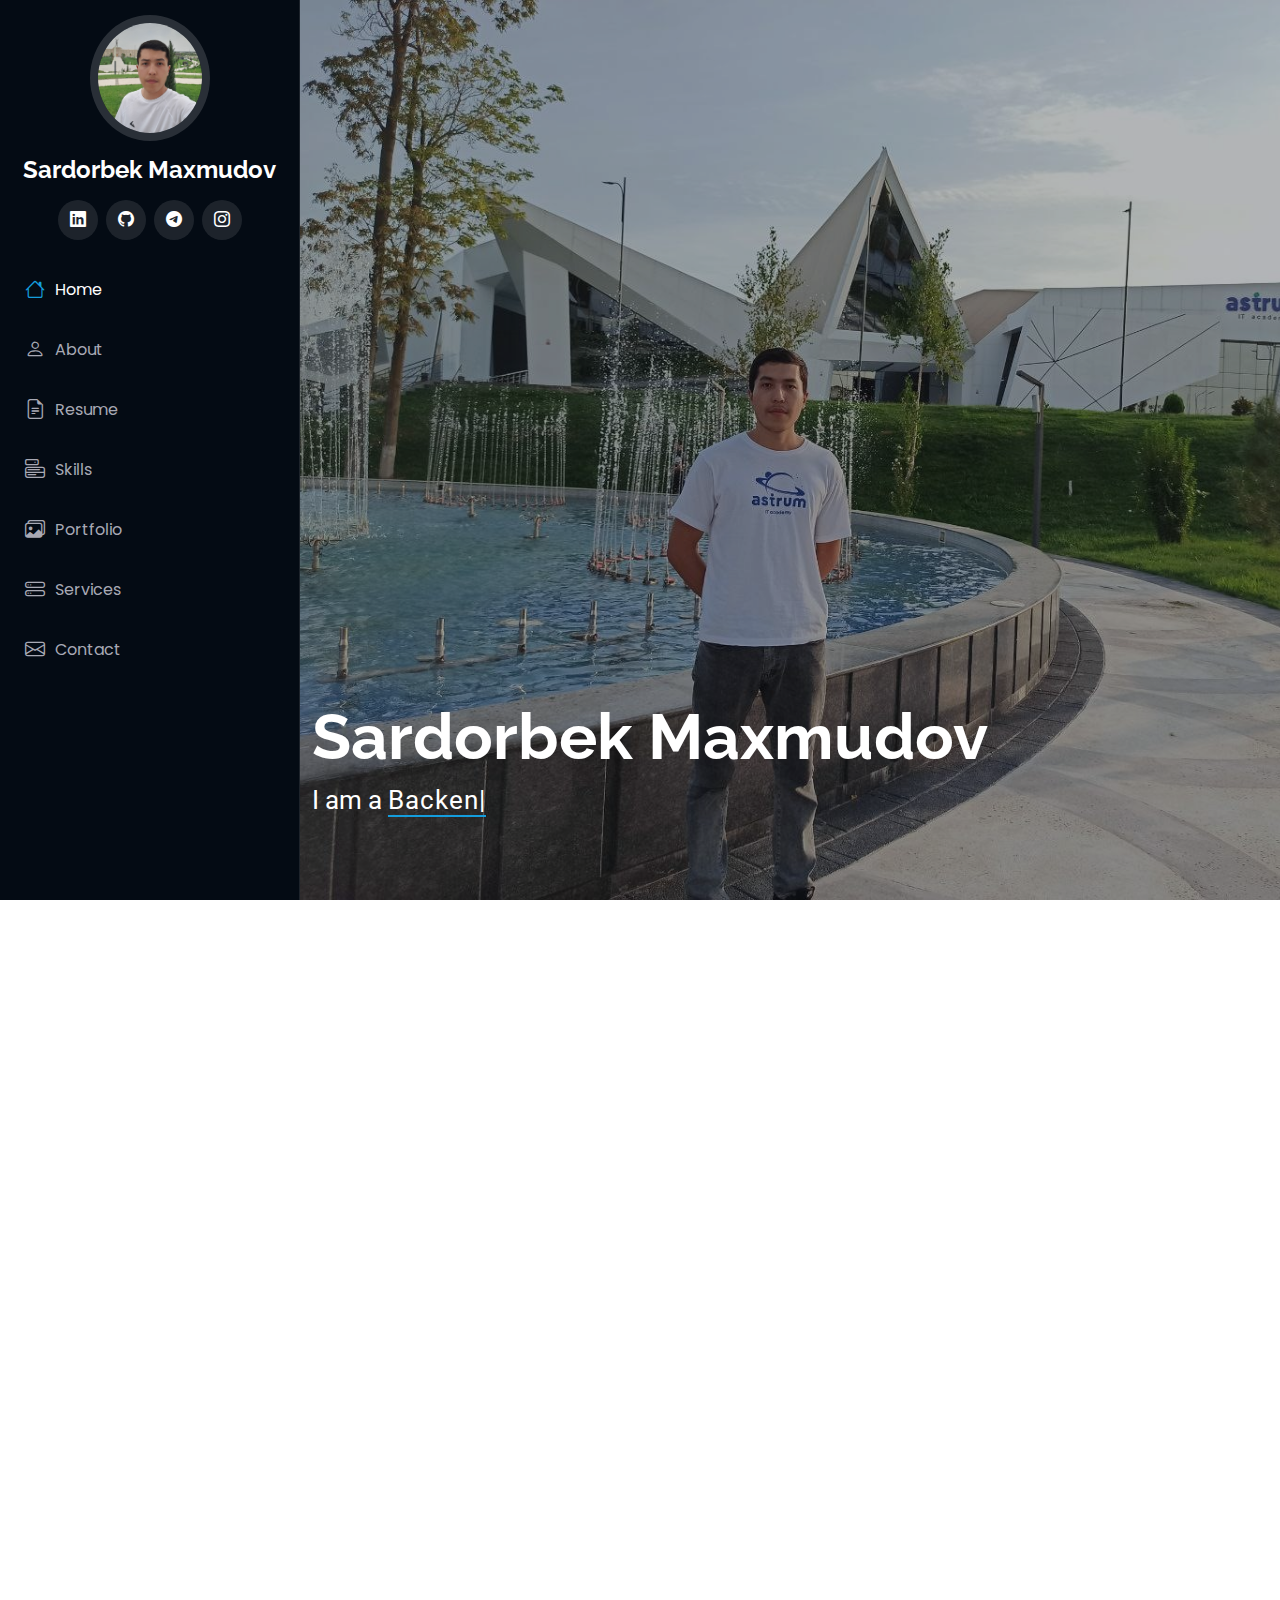
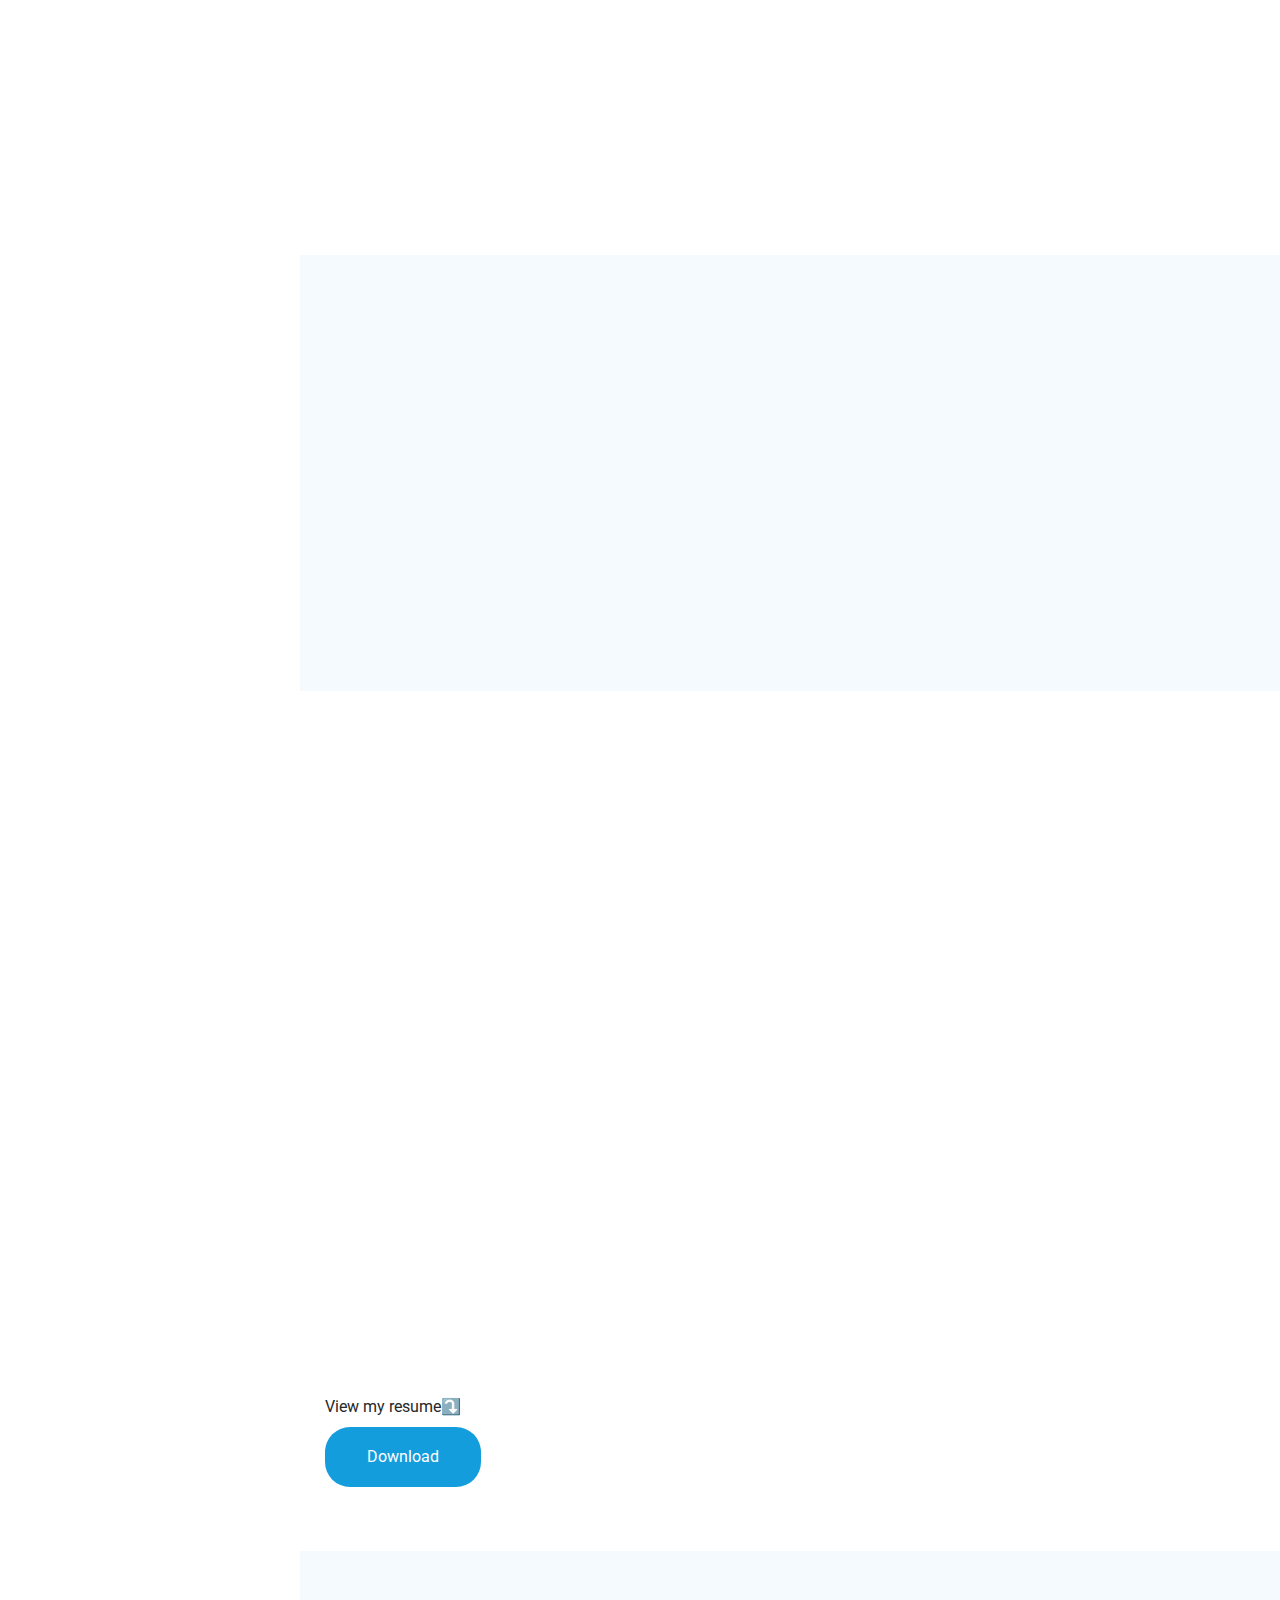
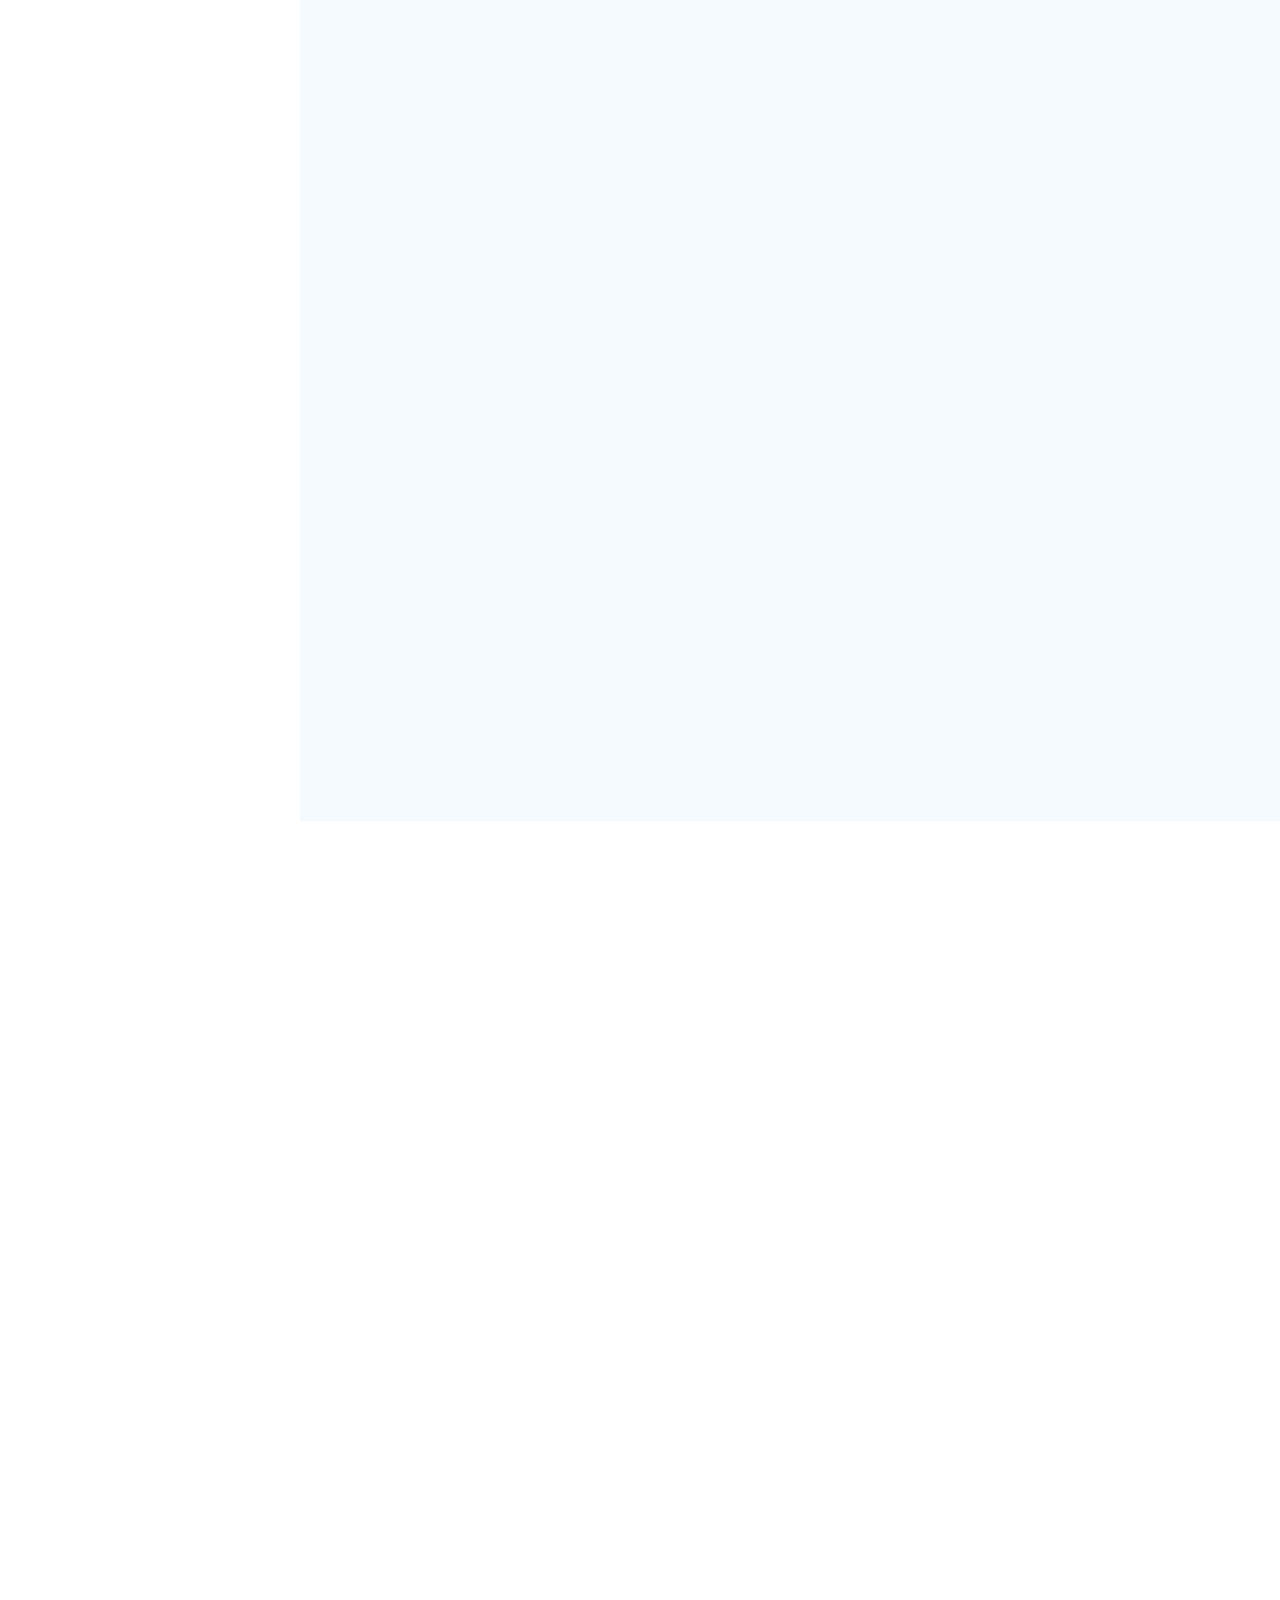
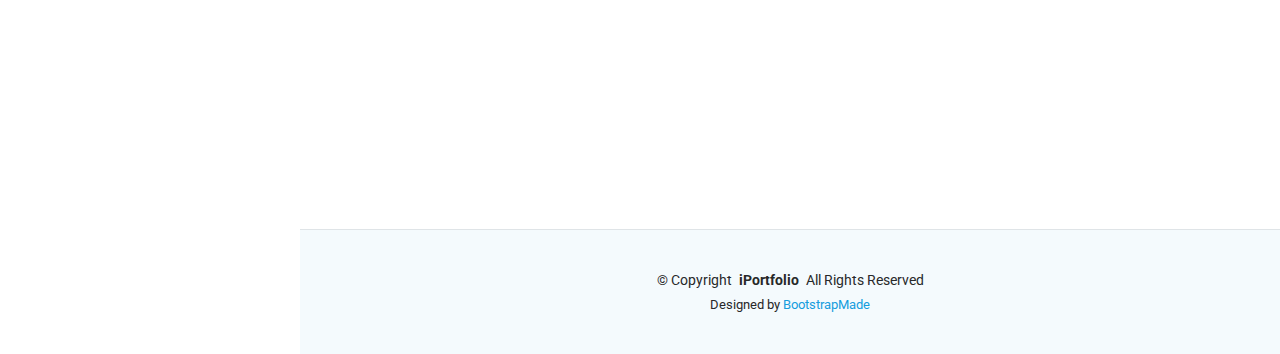
<file: index.html>
<!DOCTYPE html>
<html lang="en">

<head>
  <meta charset="utf-8">
  <meta content="width=device-width, initial-scale=1.0" name="viewport">
  <title>Portfolio</title>
  <meta content="" name="description">
  <meta content="" name="keywords">

  <!-- Favicons -->
  <link href="assets/img/icon.png" rel="icon">
  <link href="assets/img/icon.png" rel="apple-touch-icon">

  <!-- Fonts -->
  <link href="https://fonts.googleapis.com" rel="preconnect">
  <link href="https://fonts.gstatic.com" rel="preconnect" crossorigin>
  <link href="https://fonts.googleapis.com/css2?family=Roboto:ital,wght@0,100;0,300;0,400;0,500;0,700;0,900;1,100;1,300;1,400;1,500;1,700;1,900&family=Poppins:ital,wght@0,100;0,200;0,300;0,400;0,500;0,600;0,700;0,800;0,900;1,100;1,200;1,300;1,400;1,500;1,600;1,700;1,800;1,900&family=Raleway:ital,wght@0,100;0,200;0,300;0,400;0,500;0,600;0,700;0,800;0,900;1,100;1,200;1,300;1,400;1,500;1,600;1,700;1,800;1,900&display=swap" rel="stylesheet">

  <!-- Vendor CSS Files -->
  <link href="assets/vendor/bootstrap/css/bootstrap.min.css" rel="stylesheet">
  <link href="assets/vendor/bootstrap-icons/bootstrap-icons.css" rel="stylesheet">
  <link href="assets/vendor/aos/aos.css" rel="stylesheet">
  <link href="assets/vendor/glightbox/css/glightbox.min.css" rel="stylesheet">
  <link href="assets/vendor/swiper/swiper-bundle.min.css" rel="stylesheet">

  <!-- Main CSS File -->
  <link href="assets/css/main.css" rel="stylesheet">

  <script>
    document.querySelectorAll('.portfolio-item').forEach(item => {
      item.addEventListener('mouseover', () => {
        document.querySelectorAll('.skill-text').forEach(text => {
          text.style.opacity = '0';
        });
        item.querySelector('.skill-text').style.opacity = '1';
      });
    });
  </script>

  <!-- =======================================================
  * Template Name: iPortfolio
  * Template URL: https://bootstrapmade.com/iportfolio-bootstrap-portfolio-websites-template/
  * Updated: Jun 29 2024 with Bootstrap v5.3.3
  * Author: BootstrapMade.com
  * License: https://bootstrapmade.com/license/
  ======================================================== -->
</head>

<body class="index-page">

  <header id="header" class="header dark-background d-flex flex-column">
    <i class="header-toggle d-xl-none bi bi-list"></i>

    <div class="profile-img">
      <img src="assets/img/my-profile.jpg" alt="" class="img-fluid rounded-circle">
    </div>

    <a href="index.html" class="logo d-flex align-items-center justify-content-center">
      <!-- Uncomment the line below if you also wish to use an image logo -->
      <!-- <img src="assets/img/logo.png" alt=""> -->
      <h1 class="sitename">Sardorbek Maxmudov</h1>
    </a>

    <div class="social-links text-center">
      <a href="https://www.linkedin.com/in/sardorbek-maxmudov/" target="_blank" class="linkedin"><i class="bi bi-linkedin"></i></a>
      <a href="https://github.com/Sardorbekmaxmud" target="_blank" class="github"><i class="bi bi-github"></i></a>
      <a href="https://t.me/Sardorbekmaxmudov" target="_blank" class="telegram"><i class="bi bi-telegram"></i></a>
      <a href="https://www.instagram.com/_sardorbek_maxmudov_/" target="_blank" class="instagram"><i class="bi bi-instagram"></i></a>
    </div>

    <nav id="navmenu" class="navmenu">
      <ul>
        <li><a href="#hero" class="active"><i class="bi bi-house navicon"></i>Home</a></li>
        <li><a href="#about"><i class="bi bi-person navicon"></i>About</a></li>
        <li><a href="#resume"><i class="bi bi-file-earmark-text navicon"></i>Resume</a></li>
        <li><a href="#skills"><i class="bi bi-menu-button navicon"></i>Skills</a></li>
        <li><a href="#portfolio"><i class="bi bi-images navicon"></i> Portfolio</a></li>
        <li><a href="#services"><i class="bi bi-hdd-stack navicon"></i>Services</a></li>
        <li><a href="#contact"><i class="bi bi-envelope navicon"></i>Contact</a></li>
      </ul>
    </nav>

  </header>

  <main class="main">

    <!-- Hero Section -->
    <section id="hero" class="hero section dark-background">

      <img src="assets/img/my-profile-2.jpg" alt="" data-aos="fade-in" class="">

      <div class="container" data-aos="fade-up" data-aos-delay="100">
        <h2>Sardorbek Maxmudov</h2>
        <p>I am a <span class="typed" data-typed-items="Python Developer, Backend Developer">Backend Developer</span>
          <span class="typed-cursor typed-cursor--blink" aria-hidden="true"></span>
          <span class="typed-cursor typed-cursor--blink" aria-hidden="true"></span></p>
      </div>

    </section><!-- /Hero Section -->

    <!-- About Section -->
    <section id="about" class="about section">

      <!-- Section Title -->
      <div class="container section-title" data-aos="fade-up">
        <h2>About</h2>
        <p>
          My name is Sardorbek Maxmudov. I am 22 years old. I am a Python developer eager to start
          my career in backend development. With a solid understanding of Python, Django, and SQL,
          I am enthusiastic about learning and applying my skills to real-world projects. My goal
          as an intern is to grow professionally, contribute to team success, and gain hands-on
          experience in developing efficient and user-friendly systems.

          <br><br>As a junior Python developer, I have recently entered the world of programming and aim to continuously improve my knowledge and skills in this field.<br>My deep interest in the Python programming language drives me to strive for developing various projects and solutions using this language.

          <br><br>My goals include:
          <ul>
            <li>Growing professionally in Python programming.</li>
            <li>Collaborating with teams to work on large and complex projects.</li>
            <li>Developing software that is beneficial to society.</li>
          </ul>

          If you have an opportunity to collaborate or involve me in projects, please feel free to reach out.</p>
      </div><!-- End Section Title -->

      <div class="container" data-aos="fade-up" data-aos-delay="100">

        <div class="row gy-4 justify-content-center">
          <div class="col-lg-4">
            <img src="assets/img/my-profile.jpg" class="img-fluid" alt="">
          </div>
          <div class="col-lg-8 content">
            <h2>Backend Developer</h2>
            <div class="row">
              <div class="col-lg-6">
                <ul>
                  <li><i class="bi bi-chevron-right"></i> <strong>Phone:</strong>
                    <span>
                      <a href="tel:+998880141579">+998 88 014 15 79</a>
                    </span></li>
                  <li>
                    <i class="bi bi-chevron-right"></i>
                    <strong>City:</strong>
                    <span>Chirchiq, Tashkent region, Uzbekistan</span>
                  </li>
                  <li>
                    <i class="bi bi-chevron-right"></i>
                    <strong>Age:</strong>
                    <span>22</span>
                  </li>
                  <li>
                    <i class="bi bi-chevron-right"></i>
                    <strong>Email:</strong>
                    <span>
                      <a href="mailto:sardorbekmaxmudov33@gmail.com">sardorbekmaxmudov33@gmail.com</a>
                    </span>
                  </li>
                </ul>
              </div>
            </div>
          </div>
        </div>

      </div>

    </section><!-- /About Section -->

    <!-- Stats Section -->

    <!-- Skills Section -->
    <section id="skills" class="skills section light-background">

      <!-- Section Title -->
      <div class="container section-title" data-aos="fade-up">
        <h2>Skills</h2>
      </div><!-- End Section Title -->

      <div class="container" data-aos="fade-up" data-aos-delay="100">
        <div class="skills">
          <div class="portfolio-item">
            <img class="icons" src="assets/img/skills/python-logo.png" alt="Python">
            <div class="skill-text">Python</div>
          </div>

          <div class="portfolio-item">
            <img style="width: 85px;" class="icons" src="assets/img/skills/django-logo.png" alt="Django">
            <div class="skill-text">Django</div>
          </div>

          <div class="portfolio-item">
            <img style="width: 90px;" class="icons" src="assets/img/skills/postgresql-logo.png" alt="PostgreSQL">
            <div class="skill-text">PostgreSQL</div>
          </div>

          <div class="portfolio-item">
            <img style="width: 90px;" class="icons" src="assets/img/skills/sqlite-logo.png" alt="Sqlite">
            <div class="skill-text">Sqlite</div>
          </div>

          <div class="portfolio-item">
            <img style="width: 90px;" class="icons" src="assets/img/skills/docker-logo.png" alt="Docker">
            <div class="skill-text">Docker</div>
          </div>

          <div class="portfolio-item">
            <img style="width: 90px;" class="icons" src="assets/img/skills/git-logo.png" alt="Git">
            <div class="skill-text">Git</div>
          </div>

          <div class="portfolio-item">
            <img style="width: 90px;" class="icons" src="assets/img/skills/celery.png" alt="Celery">
            <div class="skill-text">Celery</div>
          </div>

          <div class="portfolio-item">
            <img style="width: 85px;" class="icons" src="assets/img/skills/rabbitmq-logo.png" alt="RabbitMQ">
            <div class="skill-text">RabbitMQ</div>
          </div>

          <div class="portfolio-item">
            <img style="width: 90px;" class="icons" src="assets/img/skills/redis-logo.png" alt="Redis">
            <div class="skill-text">Redis</div>
          </div>

          <div class="portfolio-item">
            <img style="width: 90px; height: auto;" class="icons" src="assets/img/skills/aws-logo.png" alt="AWS">
            <div class="skill-text">AWS</div>
          </div>

          <div class="portfolio-item">
            <img style="width: 69px;" class="icons" src="assets/img/skills/nginx-logo.png" alt="Nginx">
            <div class="skill-text">Nginx</div>
          </div>

          <div class="portfolio-item">
            <img style="width: 90px;" class="icons" src="assets/img/skills/gunicorn-logo.png" alt="Gunicorn">
            <div class="skill-text">Gunicorn</div>
          </div>

          <div class="portfolio-item">
            <img style="width: 83px;" class="icons" src="assets/img/skills/py-tel-bot-logo.png" alt="Python Telegram Bot">
            <div class="skill-text">Python Telegram Bot</div>
          </div>

          <div class="portfolio-item">
            <img style="width: 65px;" class="icons" src="assets/img/skills/html-logo.png" alt="HTML">
            <div class="skill-text">HTML</div>
          </div>

        </div>

      </div>


    </section><!-- /Skills Section -->

    <!-- Resume Section -->
    <section id="resume" class="resume section">

      <!-- Section Title -->
      <div class="container section-title" data-aos="fade-up">
        <h2>Resume</h2>
      </div><!-- End Section Title -->

      <div class="container">
        <div class="row">
          <div class="col-lg-6" data-aos="fade-up" data-aos-delay="100">
            <h3 class="resume-title">Education</h3>
            <div class="resume-item">
              <h4>Python Backend</h4>
              <h5>August 2024 - January 2025</h5>
              <p><em>Fulfil Education, Tashkent, Uzbekistan</em></p>
              <p>I successfully completed the Python Backend course. During my studies at this training center, I learned new knowledge about the field, self-study and many other things.</p>
            </div>

            <div class="resume-item">
              <h4>Python Backend</h4>
              <h5>April 2023 - August 2023</h5>
              <p><em>Najot Ta'lim, Tashkent, Uzbekistan</em></p>
              <p>I successfully completed the Python Backend (Standard) course and received a course certificate. I learned industry knowledge, teamwork and much more at this training center.</p>
            </div>
          </div>
        </div>
      </div>

      <div>
        <br>
        <p style="margin: 4px 25px;">View my resume⤵️</p>
        <button style="padding: 18px;" type="button" class="button">
          <a style="padding: 18px 24px; color: white;" target="_blank" style="color: white;" href="assets/document/Sardorbek Maxmudov's CV.pdf">
            Download
          </a>
        </button>
      </div>

    </section><!-- /Resume Section -->

    <!-- Portfolio Section -->
    <section id="portfolio" class="portfolio section light-background">

      <!-- Section Title -->
      <div class="container section-title" data-aos="fade-up">
        <h2>Portfolio</h2>
      </div><!-- End Section Title -->

      <div class="container">

        <div class="isotope-layout" data-default-filter="*" data-layout="masonry" data-sort="original-order">

          <ul class="portfolio-filters isotope-filters" data-aos="fade-up" data-aos-delay="100">
            <li data-filter="*" class="filter-active">All</li>
            <li data-filter=".filter-app">Live Project</li>
            <li data-filter=".filter-books">Full stack</li>
            <li data-filter=".filter-product">Backend</li>
            <li data-filter=".filter-branding">Telegram Bot</li>
          </ul><!-- End Portfolio Filters -->

          <div class="row gy-4 isotope-container" data-aos="fade-up" data-aos-delay="200">

            <div class="col-lg-4 col-md-6 portfolio-item isotope-item filter-app filter-books">
              <div class="portfolio-content h-100">
                <img src="assets/img/portfolio/maxway.png" class="img-fluid" alt="">
                <div class="portfolio-info">
                  <h4>Live Project 1</h4>
                  <p>Maxway Online Store. Full stack project</p>
                  <a href="assets/img/portfolio/maxway.png" title="Live Project 1" data-gallery="portfolio-gallery-app" class="glightbox preview-link"><i class="bi bi-zoom-in"></i></a>
                  <a href="portfolio-details.html" title="More Details" class="details-link"><i class="bi bi-link-45deg"></i></a>
                </div>
              </div>
            </div>

            <div class="col-lg-4 col-md-6 portfolio-item isotope-item filter-app filter-books">
              <div class="portfolio-content h-100">
                <img src="assets/img/portfolio/todo.png" class="img-fluid" alt="">
                <div class="portfolio-info">
                  <h4>Live Project 2</h4>
                  <p>ToDo. Full stack project</p>
                  <a href="assets/img/portfolio/todo.png" title="Live Project 2" data-gallery="portfolio-gallery-app" class="glightbox preview-link"><i class="bi bi-zoom-in"></i></a>
                  <a href="portfolio-details-7.html" title="More Details" class="details-link"><i class="bi bi-link-45deg"></i></a>
                </div>
              </div>
            </div>

            <div class="col-lg-4 col-md-6 portfolio-item isotope-item filter-product">
              <div class="portfolio-content h-100">
                <img src="assets/img/portfolio/ecommerce.png" class="img-fluid" alt="">
                <div class="portfolio-info">
                  <h4>Backend 1</h4>
                  <p></p>
                  <a href="assets/img/portfolio/ecommerce.png" title="Backend 1" data-gallery="portfolio-gallery-product" class="glightbox preview-link"><i class="bi bi-zoom-in"></i></a>
                  <a href="portfolio-details-2.html" title="More Details" class="details-link"><i class="bi bi-link-45deg"></i></a>
                </div>
              </div>
            </div>

            <div class="col-lg-4 col-md-6 portfolio-item isotope-item filter-branding">
              <div class="portfolio-content h-100">
                <img src="assets/img/portfolio/evos-bot.png" class="img-fluid" alt="">
                <div class="portfolio-info">
                  <h4>Telegram Bot 1</h4>
                  <p>Evos fast food telegram bot</p>
                  <a href="assets/img/portfolio/evos-bot.png" title="Telegram Bot 1" data-gallery="portfolio-gallery-branding" class="glightbox preview-link"><i class="bi bi-zoom-in"></i></a>
                  <a href="portfolio-details-3.html" title="More Details" class="details-link"><i class="bi bi-link-45deg"></i></a>
                </div>
              </div>
            </div>

            <div class="col-lg-4 col-md-6 portfolio-item isotope-item filter-books">
              <div class="portfolio-content h-100">
                <img src="assets/img/portfolio/admin_reg_site.png" class="img-fluid" alt="">
                <div class="portfolio-info">
                  <h4>Full stack 1</h4>
                  <p>Dashboard part of the LMS project</p>
                  <a href="assets/img/portfolio/admin_reg_site.png" title="Full stack 1" data-gallery="portfolio-gallery-book" class="glightbox preview-link"><i class="bi bi-zoom-in"></i></a>
                  <a href="portfolio-details-4.html" title="More Details" class="details-link"><i class="bi bi-link-45deg"></i></a>
                </div>
              </div>
            </div>

            <div class="col-lg-4 col-md-6 portfolio-item isotope-item filter-books">
              <div class="portfolio-content h-100">
                <img src="assets/img/portfolio/about_us_form.png" class="img-fluid" alt="">
                <div class="portfolio-info">
                  <h4>Full stack 2</h4>
                  <p>Registration section of the site</p>
                  <a href="assets/img/portfolio/about_us_form.png" title="Full stack 2" data-gallery="portfolio-gallery-book" class="glightbox preview-link"><i class="bi bi-zoom-in"></i></a>
                  <a href="portfolio-details-5.html" title="More Details" class="details-link"><i class="bi bi-link-45deg"></i></a>
                </div>
              </div>
            </div>

            <div class="col-lg-4 col-md-6 portfolio-item isotope-item filter-books">
              <div class="portfolio-content h-100">
                <img src="assets/img/portfolio/blog_site.png" class="img-fluid" alt="">
                <div class="portfolio-info">
                  <h4>Full stack 3</h4>
                  <p>Lorem ipsum, dolor sit amet consectetur</p>
                  <a href="assets/img/portfolio/blog_site.png" title="Full stack 3" data-gallery="portfolio-gallery-book" class="glightbox preview-link"><i class="bi bi-zoom-in"></i></a>
                  <a href="portfolio-details-6.html" title="More Details" class="details-link"><i class="bi bi-link-45deg"></i></a>
                </div>
              </div>

            </div>

          </div><!-- End Portfolio Container -->

        </div>

      </div>

    </section><!-- /Portfolio Section -->

    <!-- Services Section -->
    <section id="services" class="services section">

      <!-- Section Title -->
      <div class="container section-title" data-aos="fade-up">
        <h2>Services</h2>
      </div><!-- End Section Title -->

      <div class="container">

        <div class="row gy-4">

          <div class="col-lg-4 col-md-6 service-item d-flex" data-aos="fade-up" data-aos-delay="100">
            <div class="icon flex-shrink-0">
              <i class="bi bi-briefcase"></i></div>
            <div>
              <h4 class="title">API development and integration</h4>
              <p class="description">
                Create RESTful APIs. Integrate with external APIs.</p>
            </div>
          </div>
          <!-- End Service Item -->

          <div class="col-lg-4 col-md-6 service-item d-flex" data-aos="fade-up" data-aos-delay="200">
            <div class="icon flex-shrink-0"><i class="bi bi-card-checklist"></i></div>
            <div>
              <h4 class="title">Database design and management</h4>
              <p class="description">
                Creation and optimization of SQL (PostgreSQL) and NoSQL (Redis) databases. Data migration.
              </p>
            </div>
          </div><!-- End Service Item -->

          <div class="col-lg-4 col-md-6 service-item d-flex" data-aos="fade-up" data-aos-delay="300">
            <div class="icon flex-shrink-0"><i class="bi bi-bar-chart"></i></div>
            <div>
              <h4 class="title">Server services</h4>
              <p class="description">Configuring AWS cloud services. Containerizing projects using Docker.</p>
            </div>
          </div><!-- End Service Item -->

          <div class="col-lg-4 col-md-6 service-item d-flex" data-aos="fade-up" data-aos-delay="400">
            <div class="icon flex-shrink-0"><i class="bi bi-binoculars"></i></div>
            <div>
              <h4 class="title">Authentication and security</h4>
              <p class="description">JWT implementation. Data encryption</p>
            </div>
          </div>

          <div class="col-lg-4 col-md-6 service-item d-flex" data-aos="fade-up" data-aos-delay="500">
            <div class="icon flex-shrink-0"><i class="bi bi-brightness-high"></i></div>
            <div>
              <h4 class="title">Cache and Performance optimization</h4>
              <p class="description">Using fast cache mechanisms with Redis. Using Celery, RabbitMQ for background tasks.</p>
            </div>
          </div>
        </div>
      </div>

    </section><!-- /Services Section -->

    <!-- Contact Section -->
    <section id="contact" class="contact section">

      <!-- Section Title -->
      <div class="container section-title" data-aos="fade-up">
        <h2>Contact</h2>
      </div><!-- End Section Title -->

      <div class="container" data-aos="fade-up" data-aos-delay="100">
        <div class="row gy-4">
          <div class="col-lg-5">
              <div class="info-item d-flex" data-aos="fade-up" data-aos-delay="300">
                <i class="bi bi-telephone flex-shrink-0"></i>
                <div>
                  <h3>Call Us</h3>
                  <p>
                    <a href="tel:+998880141579">
                      +998 88 014 15 79
                    </a>
                  </p>
                </div>
              </div><!-- End Info Item -->

              <div class="info-item d-flex" data-aos="fade-up" data-aos-delay="400">
                <i class="bi bi-envelope flex-shrink-0"></i>
                <div>
                  <h3>Email Us</h3>
                  <p>
                    <a href="mailto:sardorbekmaxmudov33@gmail.com">
                      sardorbekmaxmudov33@gmail.com
                    </a>
                  </p>
                </div>
              </div><!-- End Info Item -->
            </div>
          </div>
        </div>

      </div>

    </section><!-- /Contact Section -->

  </main>

  <footer id="footer" class="footer position-relative light-background">

    <div class="container">
      <div class="copyright text-center ">
        <p>© <span>Copyright</span> <strong class="px-1 sitename">iPortfolio</strong> <span>All Rights Reserved</span></p>
      </div>
      <div class="credits">
        <!-- All the links in the footer should remain intact. -->
        <!-- You can delete the links only if you've purchased the pro version. -->
        <!-- Licensing information: https://bootstrapmade.com/license/ -->
        <!-- Purchase the pro version with working PHP/AJAX contact form: [buy-url] -->
        Designed by <a href="https://bootstrapmade.com/">BootstrapMade</a>
      </div>
    </div>

  </footer>

  <!-- Scroll Top -->
  <a href="#" id="scroll-top" class="scroll-top d-flex align-items-center justify-content-center"><i class="bi bi-arrow-up-short"></i></a>

  <!-- Preloader -->
  <div id="preloader"></div>

  <!-- Vendor JS Files -->
  <script src="assets/vendor/bootstrap/js/bootstrap.bundle.min.js"></script>
  <script src="assets/vendor/php-email-form/validate.js"></script>
  <script src="assets/vendor/aos/aos.js"></script>
  <script src="assets/vendor/typed.js/typed.umd.js"></script>
  <script src="assets/vendor/purecounter/purecounter_vanilla.js"></script>
  <script src="assets/vendor/waypoints/noframework.waypoints.js"></script>
  <script src="assets/vendor/glightbox/js/glightbox.min.js"></script>
  <script src="assets/vendor/imagesloaded/imagesloaded.pkgd.min.js"></script>
  <script src="assets/vendor/isotope-layout/isotope.pkgd.min.js"></script>
  <script src="assets/vendor/swiper/swiper-bundle.min.js"></script>

  <!-- Main JS File -->
  <script src="assets/js/main.js"></script>

</body>

</html>
</file>
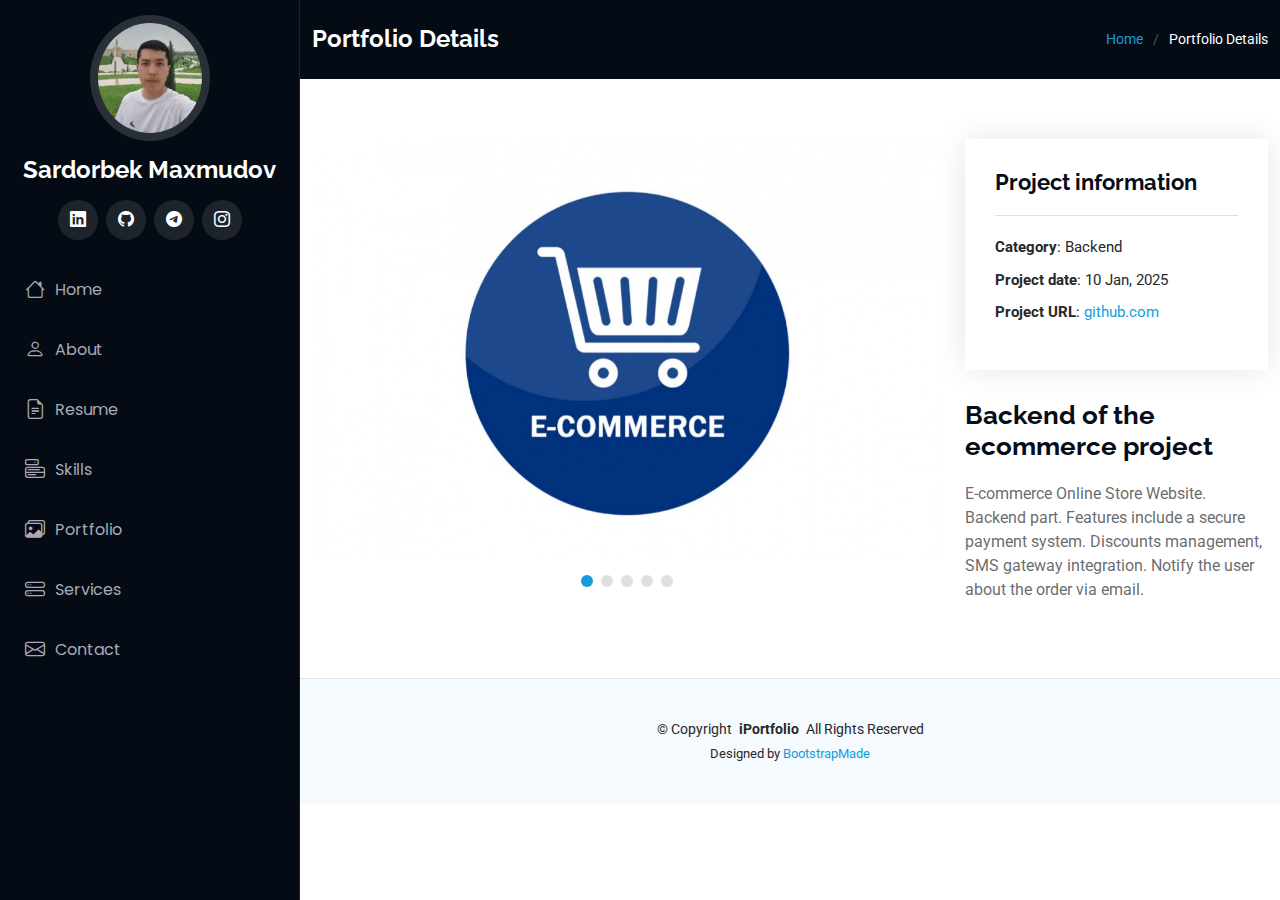
<file: portfolio-details-2.html>
<!DOCTYPE html>
<html lang="en">

<head>
  <meta charset="utf-8">
  <meta content="width=device-width, initial-scale=1.0" name="viewport">
  <title>Portfolio Details</title>
  <meta content="" name="description">
  <meta content="" name="keywords">

  <!-- Favicons -->
  <link href="assets/img/icon.png" rel="icon">
  <link href="assets/img/icon.png" rel="apple-touch-icon">

  <!-- Fonts -->
  <link href="https://fonts.googleapis.com" rel="preconnect">
  <link href="https://fonts.gstatic.com" rel="preconnect" crossorigin>
  <link href="https://fonts.googleapis.com/css2?family=Roboto:ital,wght@0,100;0,300;0,400;0,500;0,700;0,900;1,100;1,300;1,400;1,500;1,700;1,900&family=Poppins:ital,wght@0,100;0,200;0,300;0,400;0,500;0,600;0,700;0,800;0,900;1,100;1,200;1,300;1,400;1,500;1,600;1,700;1,800;1,900&family=Raleway:ital,wght@0,100;0,200;0,300;0,400;0,500;0,600;0,700;0,800;0,900;1,100;1,200;1,300;1,400;1,500;1,600;1,700;1,800;1,900&display=swap" rel="stylesheet">

  <!-- Vendor CSS Files -->
  <link href="assets/vendor/bootstrap/css/bootstrap.min.css" rel="stylesheet">
  <link href="assets/vendor/bootstrap-icons/bootstrap-icons.css" rel="stylesheet">
  <link href="assets/vendor/aos/aos.css" rel="stylesheet">
  <link href="assets/vendor/glightbox/css/glightbox.min.css" rel="stylesheet">
  <link href="assets/vendor/swiper/swiper-bundle.min.css" rel="stylesheet">

  <!-- Main CSS File -->
  <link href="assets/css/main.css" rel="stylesheet">

  <!-- =======================================================
  * Template Name: iPortfolio
  * Template URL: https://bootstrapmade.com/iportfolio-bootstrap-portfolio-websites-template/
  * Updated: Jun 29 2024 with Bootstrap v5.3.3
  * Author: BootstrapMade.com
  * License: https://bootstrapmade.com/license/
  ======================================================== -->
</head>

<body class="portfolio-details-page">

  <header id="header" class="header dark-background d-flex flex-column">
    <i class="header-toggle d-xl-none bi bi-list"></i>

    <div class="profile-img">
      <img src="assets/img/my-profile.jpg" alt="" class="img-fluid rounded-circle">
    </div>

    <a href="index.html" class="logo d-flex align-items-center justify-content-center">
      <!-- Uncomment the line below if you also wish to use an image logo -->
      <!-- <img src="assets/img/logo.png" alt=""> -->
      <h1 class="sitename">Sardorbek Maxmudov</h1>
    </a>

    <div class="social-links text-center">
      <a href="https://www.linkedin.com/in/sardorbek-maxmudov/" class="linkedin"><i class="bi bi-linkedin"></i></a>
      <a href="https://github.com/Sardorbekmaxmud" class="github"><i class="bi bi-github"></i></a>
      <a href="https://t.me/Sardorbekmaxmudov" class="telegram"><i class="bi bi-telegram"></i></a>
      <a href="https://www.instagram.com/_sardorbek_maxmudov_/" class="instagram"><i class="bi bi-instagram"></i></a>
    </div>

    <nav id="navmenu" class="navmenu">
      <ul>
        <li><a href="index.html#hero"><i class="bi bi-house navicon"></i>Home</a></li>
        <li><a href="index.html#about"><i class="bi bi-person navicon"></i> About</a></li>
        <li><a href="index.html#resume"><i class="bi bi-file-earmark-text navicon"></i> Resume</a></li>
        <li class="dropdown"><a href="index.html#skills"><i class="bi bi-menu-button navicon"></i><span>Skills</span><i class=""></i></a></li>
        <li><a href="index.html#portfolio"><i class="bi bi-images navicon"></i> Portfolio</a></li>
        <li><a href="index.html#services"><i class="bi bi-hdd-stack navicon"></i> Services</a></li>
        <li><a href="index.html#contact"><i class="bi bi-envelope navicon"></i> Contact</a></li>
      </ul>
    </nav>
  </header>

  <main class="main">

    <!-- Page Title -->
    <div class="page-title dark-background">
      <div class="container d-lg-flex justify-content-between align-items-center">
        <h1 class="mb-2 mb-lg-0">Portfolio Details</h1>
        <nav class="breadcrumbs">
          <ol>
            <li><a href="index.html">Home</a></li>
            <li class="current">Portfolio Details</li>
          </ol>
        </nav>
      </div>
    </div><!-- End Page Title -->

    <!-- Portfolio Details Section -->
    <section id="portfolio-details" class="portfolio-details section">

      <div class="container" data-aos="fade-up" data-aos-delay="100">

        <div class="row gy-4">

          <div class="col-lg-8">
            <div class="portfolio-details-slider swiper init-swiper">

              <script type="application/json" class="swiper-config">
                {
                  "loop": true,
                  "speed": 600,
                  "autoplay": {
                    "delay": 5000
                  },
                  "slidesPerView": "auto",
                  "pagination": {
                    "el": ".swiper-pagination",
                    "type": "bullets",
                    "clickable": true
                  }
                }
              </script>

              <div class="swiper-wrapper align-items-center">

                <div class="swiper-slide">
                  <img src="assets/img/portfolio/ecommerce.png" alt="">
                </div>

                <div class="swiper-slide">
                  <img src="assets/img/portfolio/ecommerce-apis-1.png" alt="">
                </div>

                <div class="swiper-slide">
                  <img src="assets/img/portfolio/ecommerce-apis-2.png" alt="">
                </div>

                <div class="swiper-slide">
                  <img src="assets/img/portfolio/ecommerce-apis-3.png" alt="">
                </div>

                <div class="swiper-slide">
                  <img src="assets/img/portfolio/ecommerce-apis-4.png" alt="">
                </div>

              </div>
              <div class="swiper-pagination"></div>
            </div>
          </div>

          <div class="col-lg-4">
            <div class="portfolio-info" data-aos="fade-up" data-aos-delay="200">
              <h3>Project information</h3>
              <ul>
                <li><strong>Category</strong>: Backend</li>
                <li><strong>Project date</strong>: 10 Jan, 2025</li>
                <li><strong>Project URL</strong>: <a href="https://github.com/Sardorbekmaxmud/e-commerce">github.com</a></li>
              </ul>
            </div>
            <div class="portfolio-description" data-aos="fade-up" data-aos-delay="300">
              <h2>Backend of the ecommerce project</h2>
              <p>
                E-commerce Online Store Website. Backend part.
                Features include a secure payment system.
                Discounts management, SMS gateway integration.
                Notify the user about the order via email.
              </p>
            </div>
          </div>

        </div>

      </div>

    </section><!-- /Portfolio Details Section -->

  </main>

  <footer id="footer" class="footer position-relative light-background">

    <div class="container">
      <div class="copyright text-center ">
        <p>© <span>Copyright</span> <strong class="px-1 sitename">iPortfolio</strong> <span>All Rights Reserved</span></p>
      </div>
      <div class="credits">
        <!-- All the links in the footer should remain intact. -->
        <!-- You can delete the links only if you've purchased the pro version. -->
        <!-- Licensing information: https://bootstrapmade.com/license/ -->
        <!-- Purchase the pro version with working PHP/AJAX contact form: [buy-url] -->
        Designed by <a href="https://bootstrapmade.com/">BootstrapMade</a>
      </div>
    </div>

  </footer>

  <!-- Scroll Top -->
  <a href="#" id="scroll-top" class="scroll-top d-flex align-items-center justify-content-center"><i class="bi bi-arrow-up-short"></i></a>

  <!-- Preloader -->
  <div id="preloader"></div>

  <!-- Vendor JS Files -->
  <script src="assets/vendor/bootstrap/js/bootstrap.bundle.min.js"></script>
  <script src="assets/vendor/php-email-form/validate.js"></script>
  <script src="assets/vendor/aos/aos.js"></script>
  <script src="assets/vendor/typed.js/typed.umd.js"></script>
  <script src="assets/vendor/purecounter/purecounter_vanilla.js"></script>
  <script src="assets/vendor/waypoints/noframework.waypoints.js"></script>
  <script src="assets/vendor/glightbox/js/glightbox.min.js"></script>
  <script src="assets/vendor/imagesloaded/imagesloaded.pkgd.min.js"></script>
  <script src="assets/vendor/isotope-layout/isotope.pkgd.min.js"></script>
  <script src="assets/vendor/swiper/swiper-bundle.min.js"></script>

  <!-- Main JS File -->
  <script src="assets/js/main.js"></script>

</body>

</html>
</file>
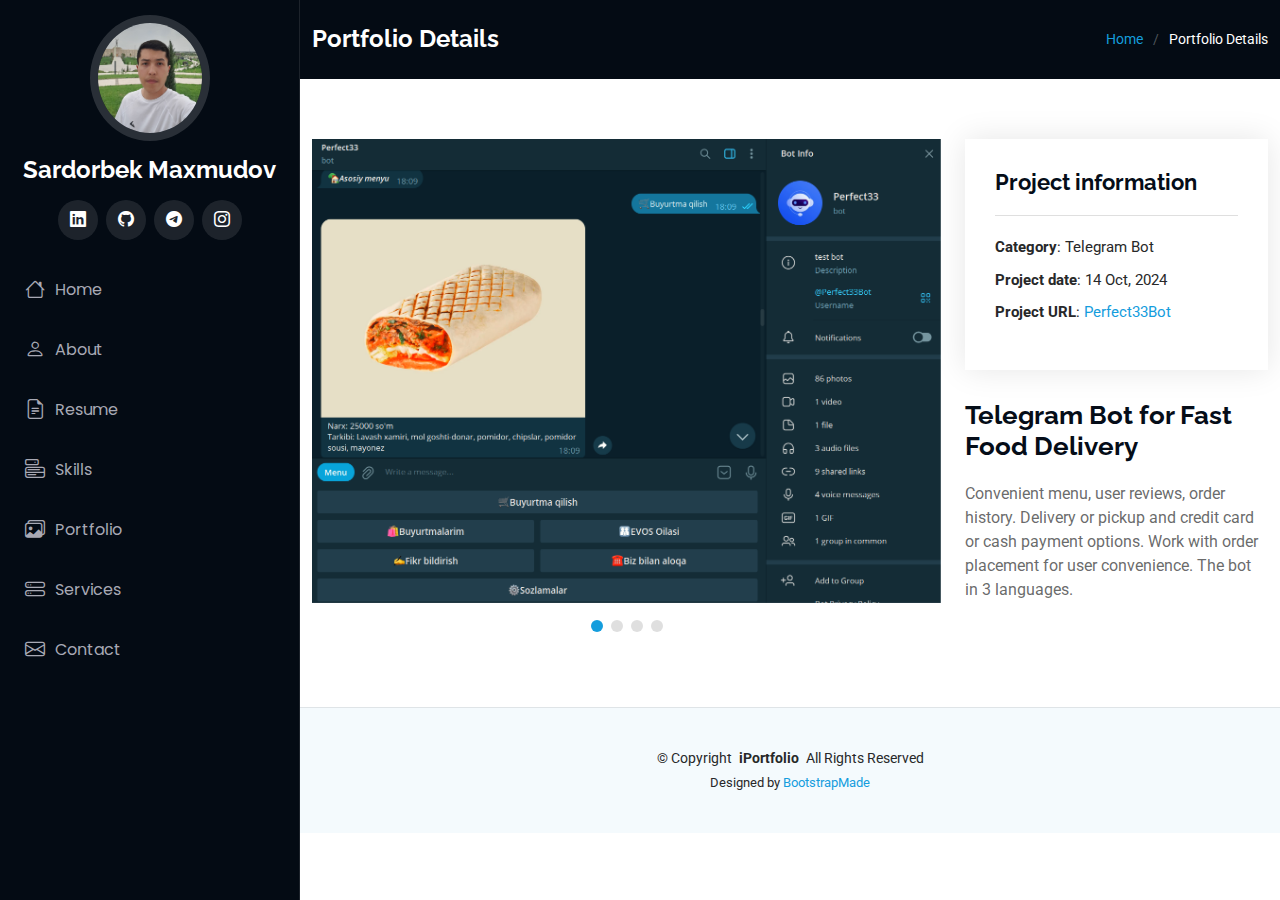
<file: portfolio-details-3.html>
<!DOCTYPE html>
<html lang="en">

<head>
  <meta charset="utf-8">
  <meta content="width=device-width, initial-scale=1.0" name="viewport">
  <title>Portfolio Details</title>
  <meta content="" name="description">
  <meta content="" name="keywords">

  <!-- Favicons -->
  <link href="assets/img/icon.png" rel="icon">
  <link href="assets/img/icon.png" rel="apple-touch-icon">

  <!-- Fonts -->
  <link href="https://fonts.googleapis.com" rel="preconnect">
  <link href="https://fonts.gstatic.com" rel="preconnect" crossorigin>
  <link href="https://fonts.googleapis.com/css2?family=Roboto:ital,wght@0,100;0,300;0,400;0,500;0,700;0,900;1,100;1,300;1,400;1,500;1,700;1,900&family=Poppins:ital,wght@0,100;0,200;0,300;0,400;0,500;0,600;0,700;0,800;0,900;1,100;1,200;1,300;1,400;1,500;1,600;1,700;1,800;1,900&family=Raleway:ital,wght@0,100;0,200;0,300;0,400;0,500;0,600;0,700;0,800;0,900;1,100;1,200;1,300;1,400;1,500;1,600;1,700;1,800;1,900&display=swap" rel="stylesheet">

  <!-- Vendor CSS Files -->
  <link href="assets/vendor/bootstrap/css/bootstrap.min.css" rel="stylesheet">
  <link href="assets/vendor/bootstrap-icons/bootstrap-icons.css" rel="stylesheet">
  <link href="assets/vendor/aos/aos.css" rel="stylesheet">
  <link href="assets/vendor/glightbox/css/glightbox.min.css" rel="stylesheet">
  <link href="assets/vendor/swiper/swiper-bundle.min.css" rel="stylesheet">

  <!-- Main CSS File -->
  <link href="assets/css/main.css" rel="stylesheet">

  <!-- =======================================================
  * Template Name: iPortfolio
  * Template URL: https://bootstrapmade.com/iportfolio-bootstrap-portfolio-websites-template/
  * Updated: Jun 29 2024 with Bootstrap v5.3.3
  * Author: BootstrapMade.com
  * License: https://bootstrapmade.com/license/
  ======================================================== -->
</head>

<body class="portfolio-details-page">

  <header id="header" class="header dark-background d-flex flex-column">
    <i class="header-toggle d-xl-none bi bi-list"></i>

    <div class="profile-img">
      <img src="assets/img/my-profile.jpg" alt="" class="img-fluid rounded-circle">
    </div>

    <a href="index.html" class="logo d-flex align-items-center justify-content-center">
      <!-- Uncomment the line below if you also wish to use an image logo -->
      <!-- <img src="assets/img/logo.png" alt=""> -->
      <h1 class="sitename">Sardorbek Maxmudov</h1>
    </a>

    <div class="social-links text-center">
      <a href="https://www.linkedin.com/in/sardorbek-maxmudov/" class="linkedin"><i class="bi bi-linkedin"></i></a>
      <a href="https://github.com/Sardorbekmaxmud" class="github"><i class="bi bi-github"></i></a>
      <a href="https://t.me/Sardorbekmaxmudov" class="telegram"><i class="bi bi-telegram"></i></a>
      <a href="https://www.instagram.com/_sardorbek_maxmudov_/" class="instagram"><i class="bi bi-instagram"></i></a>
    </div>

    <nav id="navmenu" class="navmenu">
      <ul>
        <li><a href="index.html#hero"><i class="bi bi-house navicon"></i>Home</a></li>
        <li><a href="index.html#about"><i class="bi bi-person navicon"></i> About</a></li>
        <li><a href="index.html#resume"><i class="bi bi-file-earmark-text navicon"></i> Resume</a></li>
        <li class="dropdown"><a href="index.html#skills"><i class="bi bi-menu-button navicon"></i><span>Skills</span><i class=""></i></a></li>
        <li><a href="index.html#portfolio"><i class="bi bi-images navicon"></i> Portfolio</a></li>
        <li><a href="index.html#services"><i class="bi bi-hdd-stack navicon"></i> Services</a></li>
        <li><a href="index.html#contact"><i class="bi bi-envelope navicon"></i> Contact</a></li>
      </ul>
    </nav>

  </header>

  <main class="main">

    <!-- Page Title -->
    <div class="page-title dark-background">
      <div class="container d-lg-flex justify-content-between align-items-center">
        <h1 class="mb-2 mb-lg-0">Portfolio Details</h1>
        <nav class="breadcrumbs">
          <ol>
            <li><a href="index.html">Home</a></li>
            <li class="current">Portfolio Details</li>
          </ol>
        </nav>
      </div>
    </div><!-- End Page Title -->

    <!-- Portfolio Details Section -->
    <section id="portfolio-details" class="portfolio-details section">

      <div class="container" data-aos="fade-up" data-aos-delay="100">

        <div class="row gy-4">

          <div class="col-lg-8">
            <div class="portfolio-details-slider swiper init-swiper">

              <script type="application/json" class="swiper-config">
                {
                  "loop": true,
                  "speed": 600,
                  "autoplay": {
                    "delay": 5000
                  },
                  "slidesPerView": "auto",
                  "pagination": {
                    "el": ".swiper-pagination",
                    "type": "bullets",
                    "clickable": true
                  }
                }
              </script>

              <div class="swiper-wrapper align-items-center">

                <div class="swiper-slide">
                  <img src="assets/img/portfolio/evos-bot.png" alt="">
                </div>

                <div class="swiper-slide">
                  <img src="assets/img/portfolio/evos-bot-categor.png" alt="">
                </div>

                <div class="swiper-slide">
                  <img src="assets/img/portfolio/evos-bot-history.png" alt="">
                </div>

                <div class="swiper-slide">
                  <img src="assets/img/portfolio/evos-bot-lang.png" alt="">
                </div>

              </div>
              <div class="swiper-pagination"></div>
            </div>
          </div>

          <div class="col-lg-4">
            <div class="portfolio-info" data-aos="fade-up" data-aos-delay="200">
              <h3>Project information</h3>
              <ul>
                <li><strong>Category</strong>: Telegram Bot</li>
                <li><strong>Project date</strong>: 14 Oct, 2024</li>
                <li><strong>Project URL</strong>: <a href="https://t.me/Perfect33Bot">Perfect33Bot</a></li>
              </ul>
            </div>
            <div class="portfolio-description" data-aos="fade-up" data-aos-delay="300">
              <h2>Telegram Bot for Fast Food Delivery</h2>
              <p>
                Convenient menu, user reviews, order history.
                Delivery or pickup and credit card or cash payment options.
                Work with order placement for user convenience.
                The bot in 3 languages.
              </p>
            </div>
          </div>

        </div>

      </div>

    </section><!-- /Portfolio Details Section -->

  </main>

  <footer id="footer" class="footer position-relative light-background">

    <div class="container">
      <div class="copyright text-center ">
        <p>© <span>Copyright</span> <strong class="px-1 sitename">iPortfolio</strong> <span>All Rights Reserved</span></p>
      </div>
      <div class="credits">
        <!-- All the links in the footer should remain intact. -->
        <!-- You can delete the links only if you've purchased the pro version. -->
        <!-- Licensing information: https://bootstrapmade.com/license/ -->
        <!-- Purchase the pro version with working PHP/AJAX contact form: [buy-url] -->
        Designed by <a href="https://bootstrapmade.com/">BootstrapMade</a>
      </div>
    </div>

  </footer>

  <!-- Scroll Top -->
  <a href="#" id="scroll-top" class="scroll-top d-flex align-items-center justify-content-center"><i class="bi bi-arrow-up-short"></i></a>

  <!-- Preloader -->
  <div id="preloader"></div>

  <!-- Vendor JS Files -->
  <script src="assets/vendor/bootstrap/js/bootstrap.bundle.min.js"></script>
  <script src="assets/vendor/php-email-form/validate.js"></script>
  <script src="assets/vendor/aos/aos.js"></script>
  <script src="assets/vendor/typed.js/typed.umd.js"></script>
  <script src="assets/vendor/purecounter/purecounter_vanilla.js"></script>
  <script src="assets/vendor/waypoints/noframework.waypoints.js"></script>
  <script src="assets/vendor/glightbox/js/glightbox.min.js"></script>
  <script src="assets/vendor/imagesloaded/imagesloaded.pkgd.min.js"></script>
  <script src="assets/vendor/isotope-layout/isotope.pkgd.min.js"></script>
  <script src="assets/vendor/swiper/swiper-bundle.min.js"></script>

  <!-- Main JS File -->
  <script src="assets/js/main.js"></script>

</body>

</html>
</file>
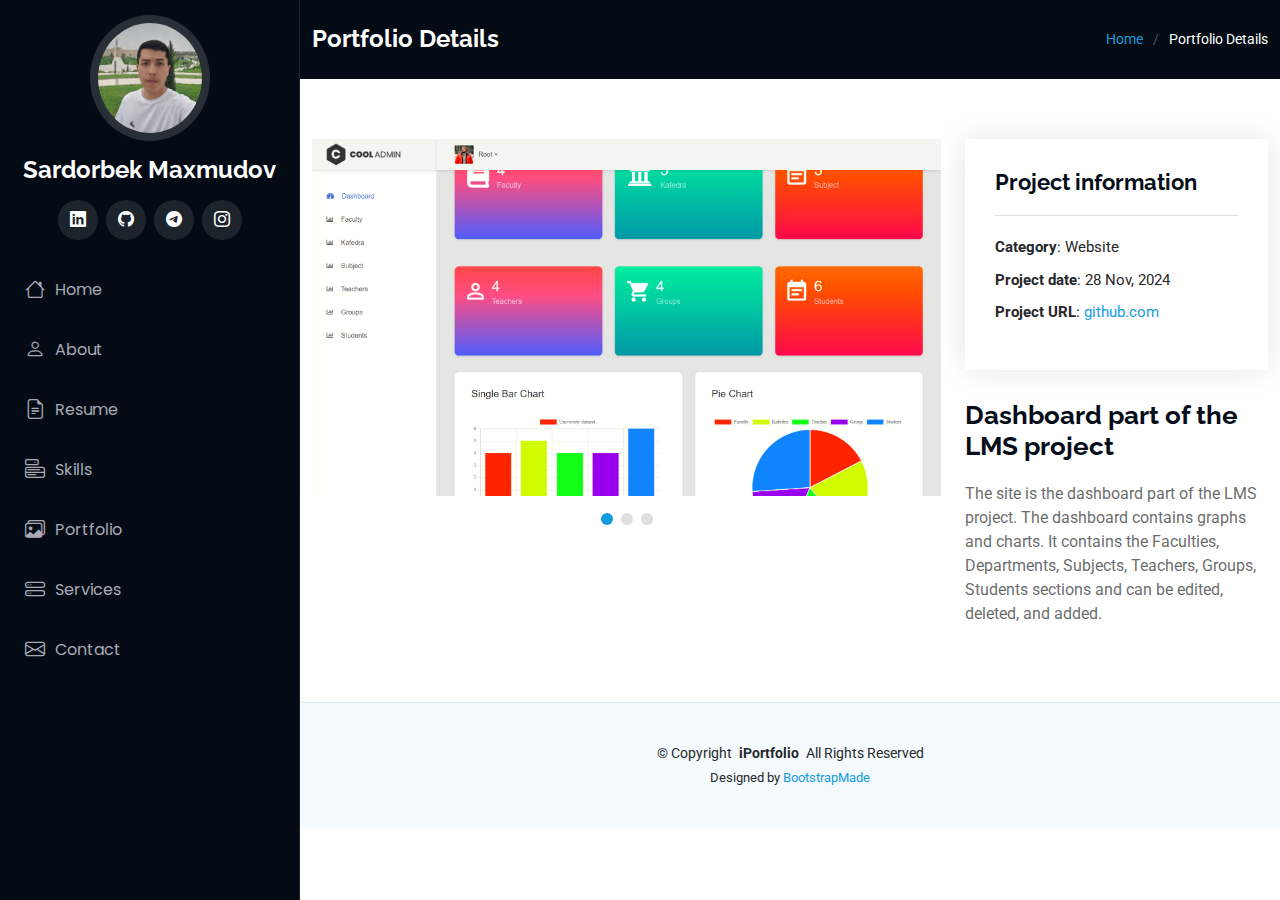
<file: portfolio-details-4.html>
<!DOCTYPE html>
<html lang="en">

<head>
  <meta charset="utf-8">
  <meta content="width=device-width, initial-scale=1.0" name="viewport">
  <title>Portfolio Details</title>
  <meta content="" name="description">
  <meta content="" name="keywords">

  <!-- Favicons -->
  <link href="assets/img/icon.png" rel="icon">
  <link href="assets/img/icon.png" rel="apple-touch-icon">

  <!-- Fonts -->
  <link href="https://fonts.googleapis.com" rel="preconnect">
  <link href="https://fonts.gstatic.com" rel="preconnect" crossorigin>
  <link href="https://fonts.googleapis.com/css2?family=Roboto:ital,wght@0,100;0,300;0,400;0,500;0,700;0,900;1,100;1,300;1,400;1,500;1,700;1,900&family=Poppins:ital,wght@0,100;0,200;0,300;0,400;0,500;0,600;0,700;0,800;0,900;1,100;1,200;1,300;1,400;1,500;1,600;1,700;1,800;1,900&family=Raleway:ital,wght@0,100;0,200;0,300;0,400;0,500;0,600;0,700;0,800;0,900;1,100;1,200;1,300;1,400;1,500;1,600;1,700;1,800;1,900&display=swap" rel="stylesheet">

  <!-- Vendor CSS Files -->
  <link href="assets/vendor/bootstrap/css/bootstrap.min.css" rel="stylesheet">
  <link href="assets/vendor/bootstrap-icons/bootstrap-icons.css" rel="stylesheet">
  <link href="assets/vendor/aos/aos.css" rel="stylesheet">
  <link href="assets/vendor/glightbox/css/glightbox.min.css" rel="stylesheet">
  <link href="assets/vendor/swiper/swiper-bundle.min.css" rel="stylesheet">

  <!-- Main CSS File -->
  <link href="assets/css/main.css" rel="stylesheet">

  <!-- =======================================================
  * Template Name: iPortfolio
  * Template URL: https://bootstrapmade.com/iportfolio-bootstrap-portfolio-websites-template/
  * Updated: Jun 29 2024 with Bootstrap v5.3.3
  * Author: BootstrapMade.com
  * License: https://bootstrapmade.com/license/
  ======================================================== -->
</head>

<body class="portfolio-details-page">

  <header id="header" class="header dark-background d-flex flex-column">
    <i class="header-toggle d-xl-none bi bi-list"></i>

    <div class="profile-img">
      <img src="assets/img/my-profile.jpg" alt="" class="img-fluid rounded-circle">
    </div>

    <a href="index.html" class="logo d-flex align-items-center justify-content-center">
      <!-- Uncomment the line below if you also wish to use an image logo -->
      <!-- <img src="assets/img/logo.png" alt=""> -->
      <h1 class="sitename">Sardorbek Maxmudov</h1>
    </a>

    <div class="social-links text-center">
      <a href="https://www.linkedin.com/in/sardorbek-maxmudov/" class="linkedin"><i class="bi bi-linkedin"></i></a>
      <a href="https://github.com/Sardorbekmaxmud" class="github"><i class="bi bi-github"></i></a>
      <a href="https://t.me/Sardorbekmaxmudov" class="telegram"><i class="bi bi-telegram"></i></a>
      <a href="https://www.instagram.com/_sardorbek_maxmudov_/" class="instagram"><i class="bi bi-instagram"></i></a>
    </div>

    <nav id="navmenu" class="navmenu">
      <ul>
        <li><a href="index.html#hero"><i class="bi bi-house navicon"></i>Home</a></li>
        <li><a href="index.html#about"><i class="bi bi-person navicon"></i>About</a></li>
        <li><a href="index.html#resume"><i class="bi bi-file-earmark-text navicon"></i>Resume</a></li>
        <li class=""><a href="index.html#skills"><i class="bi bi-menu-button navicon"></i> <span>Skills</span><i class=""></i></a></li>
        <li><a href="index.html#portfolio"><i class="bi bi-images navicon"></i>Portfolio</a></li>
        <li><a href="index.html#services"><i class="bi bi-hdd-stack navicon"></i>Services</a></li>
        <li><a href="index.html#contact"><i class="bi bi-envelope navicon"></i> Contact</a></li>
      </ul>
    </nav>

  </header>

  <main class="main">

    <!-- Page Title -->
    <div class="page-title dark-background">
      <div class="container d-lg-flex justify-content-between align-items-center">
        <h1 class="mb-2 mb-lg-0">Portfolio Details</h1>
        <nav class="breadcrumbs">
          <ol>
            <li><a href="index.html">Home</a></li>
            <li class="current">Portfolio Details</li>
          </ol>
        </nav>
      </div>
    </div><!-- End Page Title -->

    <!-- Portfolio Details Section -->
    <section id="portfolio-details" class="portfolio-details section">

      <div class="container" data-aos="fade-up" data-aos-delay="100">

        <div class="row gy-4">

          <div class="col-lg-8">
            <div class="portfolio-details-slider swiper init-swiper">

              <script type="application/json" class="swiper-config">
                {
                  "loop": true,
                  "speed": 600,
                  "autoplay": {
                    "delay": 5000
                  },
                  "slidesPerView": "auto",
                  "pagination": {
                    "el": ".swiper-pagination",
                    "type": "bullets",
                    "clickable": true
                  }
                }
              </script>

              <div class="swiper-wrapper align-items-center">

                <div class="swiper-slide">
                  <img src="assets/img/portfolio/admin_reg_site.png" alt="image 1">
                </div>

                <div class="swiper-slide">
                  <img src="assets/img/portfolio/admin_reg_site2.png" alt="Image 2">
                </div>

                <div class="swiper-slide">
                  <img src="assets/img/portfolio/admin_reg_site3.png" alt="Image 3">
                </div>

              </div>
              <div class="swiper-pagination"></div>
            </div>
          </div>

          <div class="col-lg-4">
            <div class="portfolio-info" data-aos="fade-up" data-aos-delay="200">
              <h3>Project information</h3>
              <ul>
                <li><strong>Category</strong>: Website</li>
                <li><strong>Project date</strong>: 28 Nov, 2024</li>
                <li><strong>Project URL</strong>: <a href="https://github.com/Sardorbekmaxmud/admin_register_site">github.com</a></li>
              </ul>
            </div>
            <div class="portfolio-description" data-aos="fade-up" data-aos-delay="300">
              <h2>Dashboard part of the LMS project</h2>
              <p>
                The site is the dashboard part of the LMS project.
                The dashboard contains graphs and charts.
                It contains the Faculties, Departments, Subjects, Teachers, Groups,
                Students sections and can be edited, deleted, and added.
              </p>
            </div>
          </div>

        </div>

      </div>

    </section><!-- /Portfolio Details Section -->

  </main>

  <footer id="footer" class="footer position-relative light-background">

    <div class="container">
      <div class="copyright text-center ">
        <p>© <span>Copyright</span> <strong class="px-1 sitename">iPortfolio</strong> <span>All Rights Reserved</span></p>
      </div>
      <div class="credits">
        <!-- All the links in the footer should remain intact. -->
        <!-- You can delete the links only if you've purchased the pro version. -->
        <!-- Licensing information: https://bootstrapmade.com/license/ -->
        <!-- Purchase the pro version with working PHP/AJAX contact form: [buy-url] -->
        Designed by <a href="https://bootstrapmade.com/">BootstrapMade</a>
      </div>
    </div>

  </footer>

  <!-- Scroll Top -->
  <a href="#" id="scroll-top" class="scroll-top d-flex align-items-center justify-content-center"><i class="bi bi-arrow-up-short"></i></a>

  <!-- Preloader -->
  <div id="preloader"></div>

  <!-- Vendor JS Files -->
  <script src="assets/vendor/bootstrap/js/bootstrap.bundle.min.js"></script>
  <script src="assets/vendor/php-email-form/validate.js"></script>
  <script src="assets/vendor/aos/aos.js"></script>
  <script src="assets/vendor/typed.js/typed.umd.js"></script>
  <script src="assets/vendor/purecounter/purecounter_vanilla.js"></script>
  <script src="assets/vendor/waypoints/noframework.waypoints.js"></script>
  <script src="assets/vendor/glightbox/js/glightbox.min.js"></script>
  <script src="assets/vendor/imagesloaded/imagesloaded.pkgd.min.js"></script>
  <script src="assets/vendor/isotope-layout/isotope.pkgd.min.js"></script>
  <script src="assets/vendor/swiper/swiper-bundle.min.js"></script>

  <!-- Main JS File -->
  <script src="assets/js/main.js"></script>

</body>

</html>
</file>
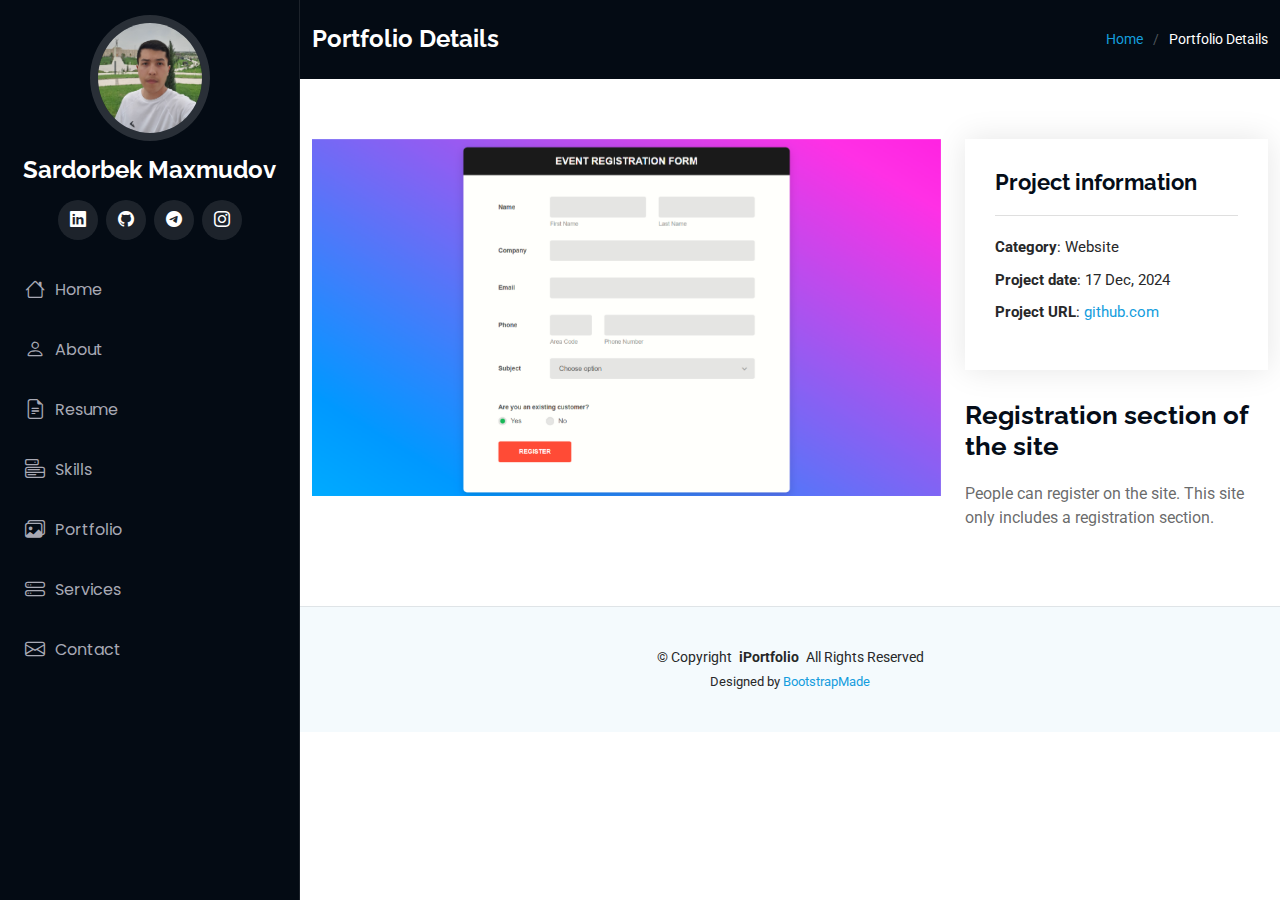
<file: portfolio-details-5.html>
<!DOCTYPE html>
<html lang="en">

<head>
  <meta charset="utf-8">
  <meta content="width=device-width, initial-scale=1.0" name="viewport">
  <title>Portfolio Details</title>
  <meta content="" name="description">
  <meta content="" name="keywords">

  <!-- Favicons -->
  <link href="assets/img/icon.png" rel="icon">
  <link href="assets/img/icon.png" rel="apple-touch-icon">

  <!-- Fonts -->
  <link href="https://fonts.googleapis.com" rel="preconnect">
  <link href="https://fonts.gstatic.com" rel="preconnect" crossorigin>
  <link href="https://fonts.googleapis.com/css2?family=Roboto:ital,wght@0,100;0,300;0,400;0,500;0,700;0,900;1,100;1,300;1,400;1,500;1,700;1,900&family=Poppins:ital,wght@0,100;0,200;0,300;0,400;0,500;0,600;0,700;0,800;0,900;1,100;1,200;1,300;1,400;1,500;1,600;1,700;1,800;1,900&family=Raleway:ital,wght@0,100;0,200;0,300;0,400;0,500;0,600;0,700;0,800;0,900;1,100;1,200;1,300;1,400;1,500;1,600;1,700;1,800;1,900&display=swap" rel="stylesheet">

  <!-- Vendor CSS Files -->
  <link href="assets/vendor/bootstrap/css/bootstrap.min.css" rel="stylesheet">
  <link href="assets/vendor/bootstrap-icons/bootstrap-icons.css" rel="stylesheet">
  <link href="assets/vendor/aos/aos.css" rel="stylesheet">
  <link href="assets/vendor/glightbox/css/glightbox.min.css" rel="stylesheet">
  <link href="assets/vendor/swiper/swiper-bundle.min.css" rel="stylesheet">

  <!-- Main CSS File -->
  <link href="assets/css/main.css" rel="stylesheet">

  <!-- =======================================================
  * Template Name: iPortfolio
  * Template URL: https://bootstrapmade.com/iportfolio-bootstrap-portfolio-websites-template/
  * Updated: Jun 29 2024 with Bootstrap v5.3.3
  * Author: BootstrapMade.com
  * License: https://bootstrapmade.com/license/
  ======================================================== -->
</head>

<body class="portfolio-details-page">

  <header id="header" class="header dark-background d-flex flex-column">
    <i class="header-toggle d-xl-none bi bi-list"></i>

    <div class="profile-img">
      <img src="assets/img/my-profile.jpg" alt="" class="img-fluid rounded-circle">
    </div>

    <a href="index.html" class="logo d-flex align-items-center justify-content-center">
      <!-- Uncomment the line below if you also wish to use an image logo -->
      <!-- <img src="assets/img/logo.png" alt=""> -->
      <h1 class="sitename">Sardorbek Maxmudov</h1>
    </a>

    <div class="social-links text-center">
      <a href="https://www.linkedin.com/in/sardorbek-maxmudov/" class="linkedin"><i class="bi bi-linkedin"></i></a>
      <a href="https://github.com/Sardorbekmaxmud" class="github"><i class="bi bi-github"></i></a>
      <a href="https://t.me/Sardorbekmaxmudov" class="telegram"><i class="bi bi-telegram"></i></a>
      <a href="https://www.instagram.com/_sardorbek_maxmudov_/" class="instagram"><i class="bi bi-instagram"></i></a>
    </div>

    <nav id="navmenu" class="navmenu">
      <ul>
        <li><a href="index.html#hero"><i class="bi bi-house navicon"></i>Home</a></li>
        <li><a href="index.html#about"><i class="bi bi-person navicon"></i>About</a></li>
        <li><a href="index.html#resume"><i class="bi bi-file-earmark-text navicon"></i>Resume</a></li>
        <li class=""><a href="index.html#skills"><i class="bi bi-menu-button navicon"></i> <span>Skills</span><i class=""></i></a></li>
        <li><a href="index.html#portfolio"><i class="bi bi-images navicon"></i>Portfolio</a></li>
        <li><a href="index.html#services"><i class="bi bi-hdd-stack navicon"></i>Services</a></li>
        <li><a href="index.html#contact"><i class="bi bi-envelope navicon"></i> Contact</a></li>
      </ul>
    </nav>

  </header>

  <main class="main">

    <!-- Page Title -->
    <div class="page-title dark-background">
      <div class="container d-lg-flex justify-content-between align-items-center">
        <h1 class="mb-2 mb-lg-0">Portfolio Details</h1>
        <nav class="breadcrumbs">
          <ol>
            <li><a href="index.html">Home</a></li>
            <li class="current">Portfolio Details</li>
          </ol>
        </nav>
      </div>
    </div><!-- End Page Title -->

    <!-- Portfolio Details Section -->
    <section id="portfolio-details" class="portfolio-details section">

      <div class="container" data-aos="fade-up" data-aos-delay="100">

        <div class="row gy-4">

          <div class="col-lg-8">
            <div class="portfolio-details-slider swiper init-swiper">

              <script type="application/json" class="swiper-config">
                {
                  "loop": true,
                  "speed": 600,
                  "autoplay": {
                    "delay": 5000
                  },
                  "slidesPerView": "auto",
                  "pagination": {
                    "el": ".swiper-pagination",
                    "type": "bullets",
                    "clickable": true
                  }
                }
              </script>

              <div class="swiper-wrapper align-items-center">

                <div class="swiper-slide">
                  <img src="assets/img/portfolio/about_us_form.png" alt="">
                </div>

              </div>
              <div class="swiper-pagination"></div>
            </div>
          </div>

          <div class="col-lg-4">
            <div class="portfolio-info" data-aos="fade-up" data-aos-delay="200">
              <h3>Project information</h3>
              <ul>
                <li><strong>Category</strong>: Website</li>
                <li><strong>Project date</strong>: 17 Dec, 2024</li>
                <li><strong>Project URL</strong>: <a href="https://github.com/Sardorbekmaxmud/about_us_form">github.com</a></li>
              </ul>
            </div>
            <div class="portfolio-description" data-aos="fade-up" data-aos-delay="300">
              <h2>Registration section of the site</h2>
              <p>
                People can register on the site.
                This site only includes a registration section.
              </p>
            </div>
          </div>

        </div>

      </div>

    </section><!-- /Portfolio Details Section -->

  </main>

  <footer id="footer" class="footer position-relative light-background">

    <div class="container">
      <div class="copyright text-center ">
        <p>© <span>Copyright</span> <strong class="px-1 sitename">iPortfolio</strong> <span>All Rights Reserved</span></p>
      </div>
      <div class="credits">
        <!-- All the links in the footer should remain intact. -->
        <!-- You can delete the links only if you've purchased the pro version. -->
        <!-- Licensing information: https://bootstrapmade.com/license/ -->
        <!-- Purchase the pro version with working PHP/AJAX contact form: [buy-url] -->
        Designed by <a href="https://bootstrapmade.com/">BootstrapMade</a>
      </div>
    </div>

  </footer>

  <!-- Scroll Top -->
  <a href="#" id="scroll-top" class="scroll-top d-flex align-items-center justify-content-center"><i class="bi bi-arrow-up-short"></i></a>

  <!-- Preloader -->
  <div id="preloader"></div>

  <!-- Vendor JS Files -->
  <script src="assets/vendor/bootstrap/js/bootstrap.bundle.min.js"></script>
  <script src="assets/vendor/php-email-form/validate.js"></script>
  <script src="assets/vendor/aos/aos.js"></script>
  <script src="assets/vendor/typed.js/typed.umd.js"></script>
  <script src="assets/vendor/purecounter/purecounter_vanilla.js"></script>
  <script src="assets/vendor/waypoints/noframework.waypoints.js"></script>
  <script src="assets/vendor/glightbox/js/glightbox.min.js"></script>
  <script src="assets/vendor/imagesloaded/imagesloaded.pkgd.min.js"></script>
  <script src="assets/vendor/isotope-layout/isotope.pkgd.min.js"></script>
  <script src="assets/vendor/swiper/swiper-bundle.min.js"></script>

  <!-- Main JS File -->
  <script src="assets/js/main.js"></script>

</body>

</html>
</file>
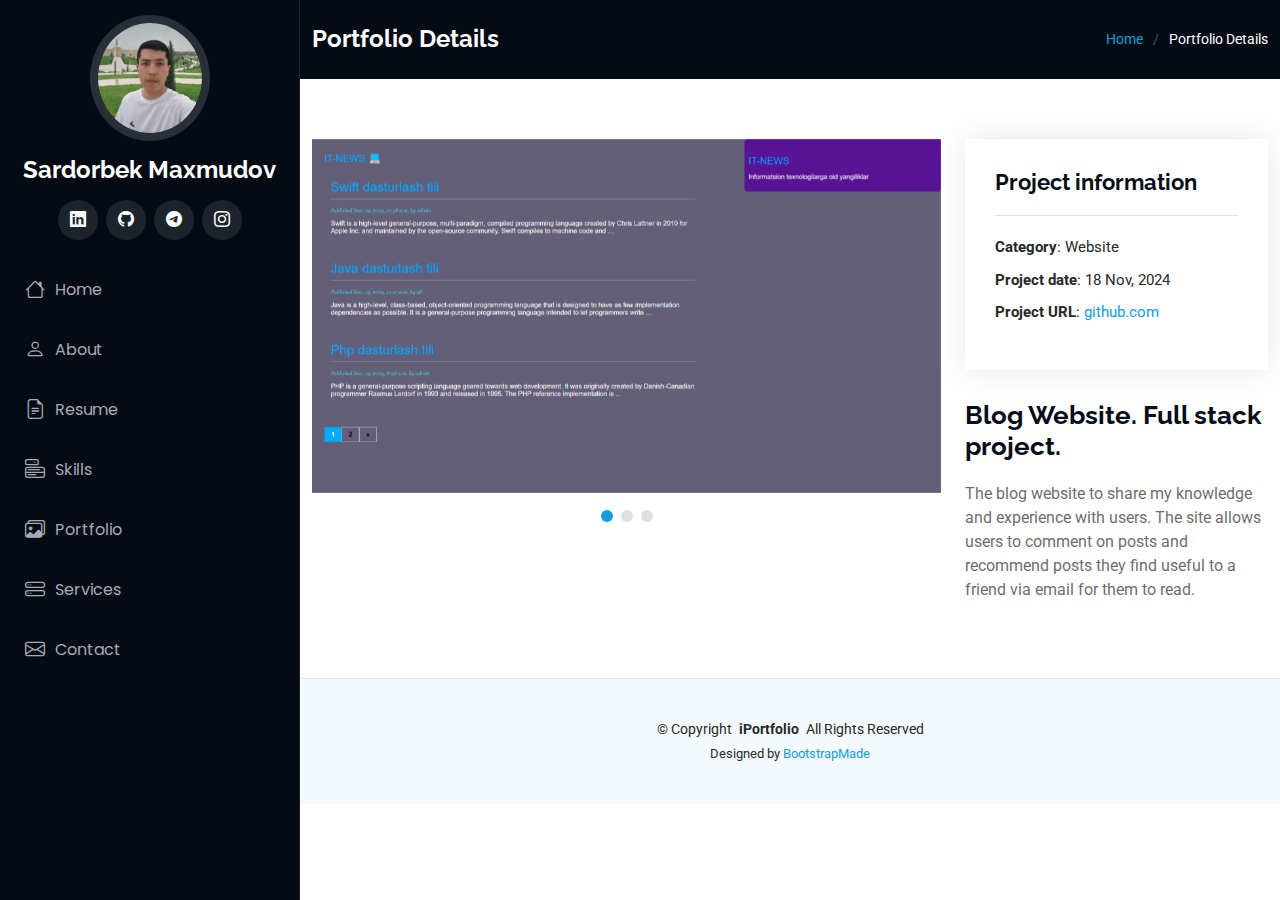
<file: portfolio-details-6.html>
<!DOCTYPE html>
<html lang="en">

<head>
  <meta charset="utf-8">
  <meta content="width=device-width, initial-scale=1.0" name="viewport">
  <title>Portfolio Details</title>
  <meta content="" name="description">
  <meta content="" name="keywords">

  <!-- Favicons -->
  <link href="assets/img/icon.png" rel="icon">
  <link href="assets/img/icon.png" rel="apple-touch-icon">

  <!-- Fonts -->
  <link href="https://fonts.googleapis.com" rel="preconnect">
  <link href="https://fonts.gstatic.com" rel="preconnect" crossorigin>
  <link href="https://fonts.googleapis.com/css2?family=Roboto:ital,wght@0,100;0,300;0,400;0,500;0,700;0,900;1,100;1,300;1,400;1,500;1,700;1,900&family=Poppins:ital,wght@0,100;0,200;0,300;0,400;0,500;0,600;0,700;0,800;0,900;1,100;1,200;1,300;1,400;1,500;1,600;1,700;1,800;1,900&family=Raleway:ital,wght@0,100;0,200;0,300;0,400;0,500;0,600;0,700;0,800;0,900;1,100;1,200;1,300;1,400;1,500;1,600;1,700;1,800;1,900&display=swap" rel="stylesheet">

  <!-- Vendor CSS Files -->
  <link href="assets/vendor/bootstrap/css/bootstrap.min.css" rel="stylesheet">
  <link href="assets/vendor/bootstrap-icons/bootstrap-icons.css" rel="stylesheet">
  <link href="assets/vendor/aos/aos.css" rel="stylesheet">
  <link href="assets/vendor/glightbox/css/glightbox.min.css" rel="stylesheet">
  <link href="assets/vendor/swiper/swiper-bundle.min.css" rel="stylesheet">

  <!-- Main CSS File -->
  <link href="assets/css/main.css" rel="stylesheet">

  <!-- =======================================================
  * Template Name: iPortfolio
  * Template URL: https://bootstrapmade.com/iportfolio-bootstrap-portfolio-websites-template/
  * Updated: Jun 29 2024 with Bootstrap v5.3.3
  * Author: BootstrapMade.com
  * License: https://bootstrapmade.com/license/
  ======================================================== -->
</head>

<body class="portfolio-details-page">

  <header id="header" class="header dark-background d-flex flex-column">
    <i class="header-toggle d-xl-none bi bi-list"></i>

    <div class="profile-img">
      <img src="assets/img/my-profile.jpg" alt="" class="img-fluid rounded-circle">
    </div>

    <a href="index.html" class="logo d-flex align-items-center justify-content-center">
      <!-- Uncomment the line below if you also wish to use an image logo -->
      <!-- <img src="assets/img/logo.png" alt=""> -->
      <h1 class="sitename">Sardorbek Maxmudov</h1>
    </a>

    <div class="social-links text-center">
      <a href="https://www.linkedin.com/in/sardorbek-maxmudov/" class="linkedin"><i class="bi bi-linkedin"></i></a>
      <a href="https://github.com/Sardorbekmaxmud" class="github"><i class="bi bi-github"></i></a>
      <a href="https://t.me/Sardorbekmaxmudov" class="telegram"><i class="bi bi-telegram"></i></a>
      <a href="https://www.instagram.com/_sardorbek_maxmudov_/" class="instagram"><i class="bi bi-instagram"></i></a>
    </div>

    <nav id="navmenu" class="navmenu">
      <ul>
        <li><a href="index.html#hero"><i class="bi bi-house navicon"></i>Home</a></li>
        <li><a href="index.html#about"><i class="bi bi-person navicon"></i>About</a></li>
        <li><a href="index.html#resume"><i class="bi bi-file-earmark-text navicon"></i>Resume</a></li>
        <li class=""><a href="index.html#skills"><i class="bi bi-menu-button navicon"></i> <span>Skills</span><i class=""></i></a></li>
        <li><a href="index.html#portfolio"><i class="bi bi-images navicon"></i>Portfolio</a></li>
        <li><a href="index.html#services"><i class="bi bi-hdd-stack navicon"></i>Services</a></li>
        <li><a href="index.html#contact"><i class="bi bi-envelope navicon"></i> Contact</a></li>
      </ul>
    </nav>

  </header>

  <main class="main">

    <!-- Page Title -->
    <div class="page-title dark-background">
      <div class="container d-lg-flex justify-content-between align-items-center">
        <h1 class="mb-2 mb-lg-0">Portfolio Details</h1>
        <nav class="breadcrumbs">
          <ol>
            <li><a href="index.html">Home</a></li>
            <li class="current">Portfolio Details</li>
          </ol>
        </nav>
      </div>
    </div><!-- End Page Title -->

    <!-- Portfolio Details Section -->
    <section id="portfolio-details" class="portfolio-details section">

      <div class="container" data-aos="fade-up" data-aos-delay="100">

        <div class="row gy-4">

          <div class="col-lg-8">
            <div class="portfolio-details-slider swiper init-swiper">

              <script type="application/json" class="swiper-config">
                {
                  "loop": true,
                  "speed": 600,
                  "autoplay": {
                    "delay": 5000
                  },
                  "slidesPerView": "auto",
                  "pagination": {
                    "el": ".swiper-pagination",
                    "type": "bullets",
                    "clickable": true
                  }
                }
              </script>

              <div class="swiper-wrapper align-items-center">

                <div class="swiper-slide">
                  <img src="assets/img/portfolio/blog_site.png" alt="">
                </div>

                <div class="swiper-slide">
                  <img src="assets/img/portfolio/blog_site_detail.png" alt="">
                </div>

                <div class="swiper-slide">
                  <img src="assets/img/portfolio/blog_site_email.png" alt="">
                </div>

              </div>
              <div class="swiper-pagination"></div>
            </div>
          </div>

          <div class="col-lg-4">
            <div class="portfolio-info" data-aos="fade-up" data-aos-delay="200">
              <h3>Project information</h3>
              <ul>
                <li><strong>Category</strong>: Website</li>
                <li><strong>Project date</strong>: 18 Nov, 2024</li>
                <li><strong>Project URL</strong>: <a href="https://github.com/Sardorbekmaxmud/blog_site">github.com</a></li>
              </ul>
            </div>
            <div class="portfolio-description" data-aos="fade-up" data-aos-delay="300">
              <h2>Blog Website. Full stack project. </h2>
              <p>
                The blog website to share my knowledge and experience with users. The site allows users to comment on posts and recommend posts they find useful to a friend via email for them to read.
              </p>
            </div>
          </div>

        </div>

      </div>

    </section><!-- /Portfolio Details Section -->

  </main>

  <footer id="footer" class="footer position-relative light-background">

    <div class="container">
      <div class="copyright text-center ">
        <p>© <span>Copyright</span> <strong class="px-1 sitename">iPortfolio</strong> <span>All Rights Reserved</span></p>
      </div>
      <div class="credits">
        <!-- All the links in the footer should remain intact. -->
        <!-- You can delete the links only if you've purchased the pro version. -->
        <!-- Licensing information: https://bootstrapmade.com/license/ -->
        <!-- Purchase the pro version with working PHP/AJAX contact form: [buy-url] -->
        Designed by <a href="https://bootstrapmade.com/">BootstrapMade</a>
      </div>
    </div>

  </footer>

  <!-- Scroll Top -->
  <a href="#" id="scroll-top" class="scroll-top d-flex align-items-center justify-content-center"><i class="bi bi-arrow-up-short"></i></a>

  <!-- Preloader -->
  <div id="preloader"></div>

  <!-- Vendor JS Files -->
  <script src="assets/vendor/bootstrap/js/bootstrap.bundle.min.js"></script>
  <script src="assets/vendor/php-email-form/validate.js"></script>
  <script src="assets/vendor/aos/aos.js"></script>
  <script src="assets/vendor/typed.js/typed.umd.js"></script>
  <script src="assets/vendor/purecounter/purecounter_vanilla.js"></script>
  <script src="assets/vendor/waypoints/noframework.waypoints.js"></script>
  <script src="assets/vendor/glightbox/js/glightbox.min.js"></script>
  <script src="assets/vendor/imagesloaded/imagesloaded.pkgd.min.js"></script>
  <script src="assets/vendor/isotope-layout/isotope.pkgd.min.js"></script>
  <script src="assets/vendor/swiper/swiper-bundle.min.js"></script>

  <!-- Main JS File -->
  <script src="assets/js/main.js"></script>

</body>

</html>
</file>
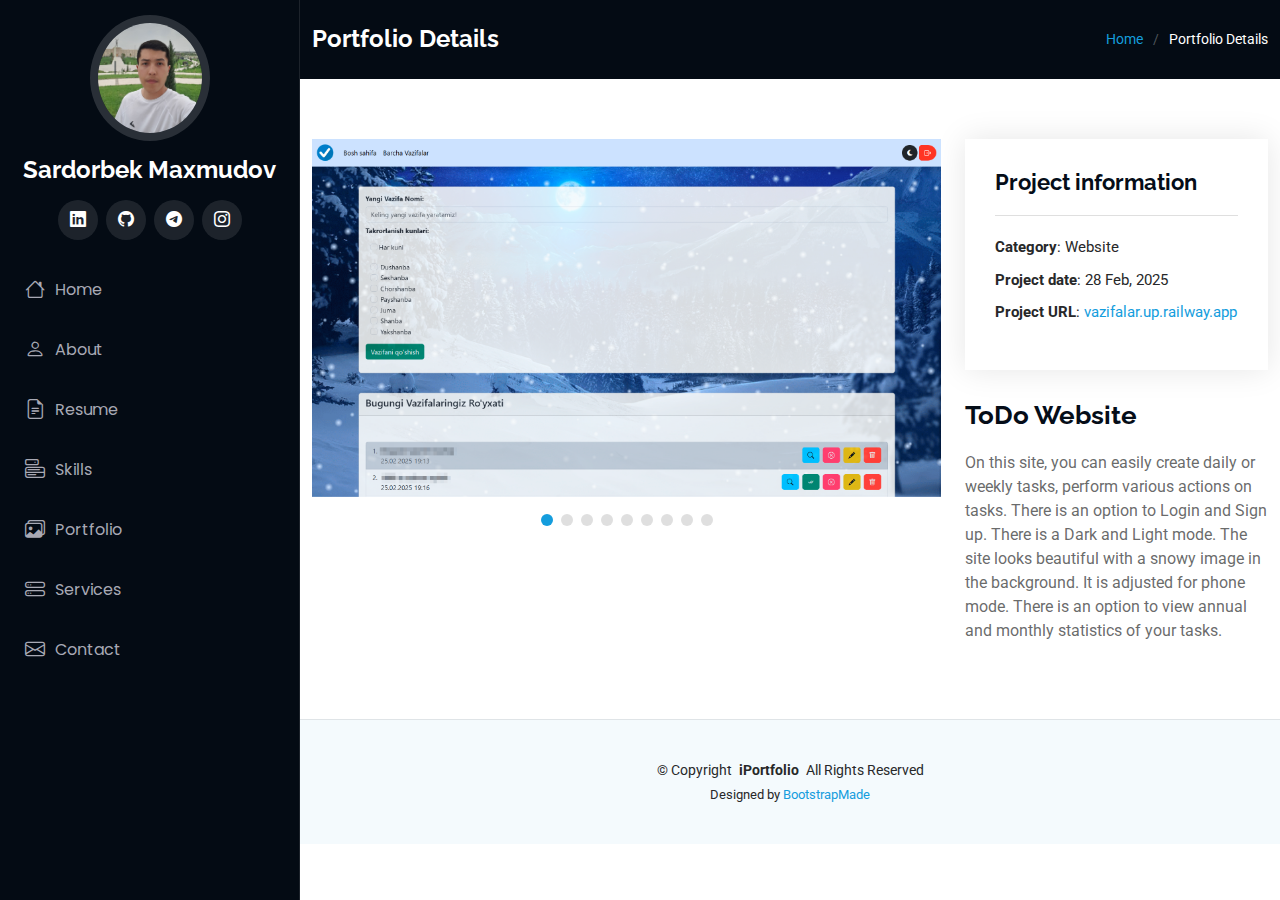
<file: portfolio-details-7.html>
<!DOCTYPE html>
<html lang="en">

<head>
  <meta charset="utf-8">
  <meta content="width=device-width, initial-scale=1.0" name="viewport">
  <title>Portfolio Details</title>
  <meta content="" name="description">
  <meta content="" name="keywords">

  <!-- Favicons -->
  <link href="assets/img/icon.png" rel="icon">
  <link href="assets/img/icon.png" rel="apple-touch-icon">

  <!-- Fonts -->
  <link href="https://fonts.googleapis.com" rel="preconnect">
  <link href="https://fonts.gstatic.com" rel="preconnect" crossorigin>
  <link href="https://fonts.googleapis.com/css2?family=Roboto:ital,wght@0,100;0,300;0,400;0,500;0,700;0,900;1,100;1,300;1,400;1,500;1,700;1,900&family=Poppins:ital,wght@0,100;0,200;0,300;0,400;0,500;0,600;0,700;0,800;0,900;1,100;1,200;1,300;1,400;1,500;1,600;1,700;1,800;1,900&family=Raleway:ital,wght@0,100;0,200;0,300;0,400;0,500;0,600;0,700;0,800;0,900;1,100;1,200;1,300;1,400;1,500;1,600;1,700;1,800;1,900&display=swap" rel="stylesheet">

  <!-- Vendor CSS Files -->
  <link href="assets/vendor/bootstrap/css/bootstrap.min.css" rel="stylesheet">
  <link href="assets/vendor/bootstrap-icons/bootstrap-icons.css" rel="stylesheet">
  <link href="assets/vendor/aos/aos.css" rel="stylesheet">
  <link href="assets/vendor/glightbox/css/glightbox.min.css" rel="stylesheet">
  <link href="assets/vendor/swiper/swiper-bundle.min.css" rel="stylesheet">

  <!-- Main CSS File -->
  <link href="assets/css/main.css" rel="stylesheet">

  <!-- =======================================================
  * Template Name: iPortfolio
  * Template URL: https://bootstrapmade.com/iportfolio-bootstrap-portfolio-websites-template/
  * Updated: Jun 29 2024 with Bootstrap v5.3.3
  * Author: BootstrapMade.com
  * License: https://bootstrapmade.com/license/
  ======================================================== -->
</head>

<body class="portfolio-details-page">

  <header id="header" class="header dark-background d-flex flex-column">
    <i class="header-toggle d-xl-none bi bi-list"></i>

    <div class="profile-img">
      <img src="assets/img/my-profile.jpg" alt="" class="img-fluid rounded-circle">
    </div>

    <a href="index.html" class="logo d-flex align-items-center justify-content-center">
      <!-- Uncomment the line below if you also wish to use an image logo -->
      <!-- <img src="assets/img/logo.png" alt=""> -->
      <h1 class="sitename">Sardorbek Maxmudov</h1>
    </a>

    <div class="social-links text-center">
      <a href="https://www.linkedin.com/in/sardorbek-maxmudov/" class="linkedin"><i class="bi bi-linkedin"></i></a>
      <a href="https://github.com/Sardorbekmaxmud" class="github"><i class="bi bi-github"></i></a>
      <a href="https://t.me/Sardorbekmaxmudov" class="telegram"><i class="bi bi-telegram"></i></a>
      <a href="https://www.instagram.com/_sardorbek_maxmudov_/" class="instagram"><i class="bi bi-instagram"></i></a>
    </div>

    <nav id="navmenu" class="navmenu">
      <ul>
        <li><a href="index.html#hero"><i class="bi bi-house navicon"></i>Home</a></li>
        <li><a href="index.html#about"><i class="bi bi-person navicon"></i>About</a></li>
        <li><a href="index.html#resume"><i class="bi bi-file-earmark-text navicon"></i>Resume</a></li>
        <li class=""><a href="index.html#skills"><i class="bi bi-menu-button navicon"></i> <span>Skills</span><i class=""></i></a></li>
        <li><a href="index.html#portfolio"><i class="bi bi-images navicon"></i>Portfolio</a></li>
        <li><a href="index.html#services"><i class="bi bi-hdd-stack navicon"></i>Services</a></li>
        <li><a href="index.html#contact"><i class="bi bi-envelope navicon"></i> Contact</a></li>
      </ul>
    </nav>

  </header>

  <main class="main">

    <!-- Page Title -->
    <div class="page-title dark-background">
      <div class="container d-lg-flex justify-content-between align-items-center">
        <h1 class="mb-2 mb-lg-0">Portfolio Details</h1>
        <nav class="breadcrumbs">
          <ol>
            <li><a href="index.html">Home</a></li>
            <li class="current">Portfolio Details</li>
          </ol>
        </nav>
      </div>
    </div><!-- End Page Title -->

    <!-- Portfolio Details Section -->
    <section id="portfolio-details" class="portfolio-details section">

      <div class="container" data-aos="fade-up" data-aos-delay="100">

        <div class="row gy-4">

          <div class="col-lg-8">
            <div class="portfolio-details-slider swiper init-swiper">

              <script type="application/json" class="swiper-config">
                {
                  "loop": true,
                  "speed": 600,
                  "autoplay": {
                    "delay": 5000
                  },
                  "slidesPerView": "auto",
                  "pagination": {
                    "el": ".swiper-pagination",
                    "type": "bullets",
                    "clickable": true
                  }
                }
              </script>

              <div class="swiper-wrapper align-items-center">

                <div class="swiper-slide">
                  <img src="assets/img/portfolio/todo.png" alt="">
                </div>

                <div class="swiper-slide">
                  <img src="assets/img/portfolio/todo_2.png" alt="">
                </div>

                <div class="swiper-slide">
                  <img src="assets/img/portfolio/todo_3.png" alt="">
                </div>

                <div class="swiper-slide">
                  <img src="assets/img/portfolio/todo_4.png" alt="">
                </div>

                <div class="swiper-slide">
                  <img src="assets/img/portfolio/todo_5.png" alt="">
                </div>

                <div class="swiper-slide">
                  <img src="assets/img/portfolio/todo_6.png" alt="">
                </div>

                <div class="swiper-slide">
                  <img src="assets/img/portfolio/todo_7.png" alt="">
                </div>

                <div class="swiper-slide">
                  <img src="assets/img/portfolio/todo_8.png" alt="">
                </div>

                <div class="swiper-slide">
                  <img src="assets/img/portfolio/todo_9.png" alt="">
                </div>

              </div>
              <div class="swiper-pagination"></div>
            </div>
          </div>

          <div class="col-lg-4">
            <div class="portfolio-info" data-aos="fade-up" data-aos-delay="200">
              <h3>Project information</h3>
              <ul>
                <li><strong>Category</strong>: Website</li>
                <li><strong>Project date</strong>: 28 Feb, 2025</li>
                <li><strong>Project URL</strong>: <a href="https://vazifalar.up.railway.app/" target="_blank">vazifalar.up.railway.app</a></li>
              </ul>
            </div>
            <div class="portfolio-description" data-aos="fade-up" data-aos-delay="300">
              <h2>ToDo Website</h2>
              <p>
                On this site, you can easily create daily or weekly tasks, perform various actions on tasks. There is an option to Login and Sign up. There is a Dark and Light mode. The site looks beautiful with a snowy image in the background. It is adjusted for phone mode. There is an option to view annual and monthly statistics of your tasks.
              </p>
            </div>
          </div>

        </div>

      </div>

    </section><!-- /Portfolio Details Section -->

  </main>

  <footer id="footer" class="footer position-relative light-background">

    <div class="container">
      <div class="copyright text-center ">
        <p>© <span>Copyright</span> <strong class="px-1 sitename">iPortfolio</strong> <span>All Rights Reserved</span></p>
      </div>
      <div class="credits">
        <!-- All the links in the footer should remain intact. -->
        <!-- You can delete the links only if you've purchased the pro version. -->
        <!-- Licensing information: https://bootstrapmade.com/license/ -->
        <!-- Purchase the pro version with working PHP/AJAX contact form: [buy-url] -->
        Designed by <a href="https://bootstrapmade.com/">BootstrapMade</a>
      </div>
    </div>

  </footer>

  <!-- Scroll Top -->
  <a href="#" id="scroll-top" class="scroll-top d-flex align-items-center justify-content-center"><i class="bi bi-arrow-up-short"></i></a>

  <!-- Preloader -->
  <div id="preloader"></div>

  <!-- Vendor JS Files -->
  <script src="assets/vendor/bootstrap/js/bootstrap.bundle.min.js"></script>
  <script src="assets/vendor/php-email-form/validate.js"></script>
  <script src="assets/vendor/aos/aos.js"></script>
  <script src="assets/vendor/typed.js/typed.umd.js"></script>
  <script src="assets/vendor/purecounter/purecounter_vanilla.js"></script>
  <script src="assets/vendor/waypoints/noframework.waypoints.js"></script>
  <script src="assets/vendor/glightbox/js/glightbox.min.js"></script>
  <script src="assets/vendor/imagesloaded/imagesloaded.pkgd.min.js"></script>
  <script src="assets/vendor/isotope-layout/isotope.pkgd.min.js"></script>
  <script src="assets/vendor/swiper/swiper-bundle.min.js"></script>

  <!-- Main JS File -->
  <script src="assets/js/main.js"></script>

</body>

</html>
</file>
<file: assets/css/main.css>
/**
* Template Name: iPortfolio
* Template URL: https://bootstrapmade.com/iportfolio-bootstrap-portfolio-websites-template/
* Updated: Jun 29 2024 with Bootstrap v5.3.3
* Author: BootstrapMade.com
* License: https://bootstrapmade.com/license/
*/

/*--------------------------------------------------------------
# Font & Color Variables
# Help: https://bootstrapmade.com/color-system/
--------------------------------------------------------------*/
/* Fonts */
:root {
  --default-font: "Roboto",  system-ui, -apple-system, "Segoe UI", Roboto, "Helvetica Neue", Arial, "Noto Sans", "Liberation Sans", sans-serif, "Apple Color Emoji", "Segoe UI Emoji", "Segoe UI Symbol", "Noto Color Emoji";
  --heading-font: "Raleway",  sans-serif;
  --nav-font: "Poppins",  sans-serif;
}

/* Global Colors - The following color variables are used throughout the website. Updating them here will change the color scheme of the entire website */
:root {
  --background-color: #ffffff; /* Background color for the entire website, including individual sections */
  --default-color: #272829; /* Default color used for the majority of the text content across the entire website */
  --heading-color: #050d18; /* Color for headings, subheadings and title throughout the website */
  --accent-color: #149ddd; /* Accent color that represents your brand on the website. It's used for buttons, links, and other elements that need to stand out */
  --surface-color: #ffffff; /* The surface color is used as a background of boxed elements within sections, such as cards, icon boxes, or other elements that require a visual separation from the global background. */
  --contrast-color: #ffffff; /* Contrast color for text, ensuring readability against backgrounds of accent, heading, or default colors. */
}

/* Nav Menu Colors - The following color variables are used specifically for the navigation menu. They are separate from the global colors to allow for more customization options */
:root {
  --nav-color: #a8a9b4;  /* The default color of the main navmenu links */
  --nav-hover-color: #ffffff; /* Applied to main navmenu links when they are hovered over or active */
  --nav-mobile-background-color: #040b14; /* Used as the background color for mobile navigation menu */
  --nav-dropdown-background-color: #040b14; /* Used as the background color for dropdown items that appear when hovering over primary navigation items */
  --nav-dropdown-color: #a8a9b4; /* Used for navigation links of the dropdown items in the navigation menu. */
  --nav-dropdown-hover-color: #ffffff; /* Similar to --nav-hover-color, this color is applied to dropdown navigation links when they are hovered over. */
}

/* Color Presets - These classes override global colors when applied to any section or element, providing reuse of the sam color scheme. */

.light-background {
  --background-color: #f4fafd;
  --surface-color: #ffffff;
}

.dark-background {
  --background-color: #040b14;
  --default-color: #ffffff;
  --heading-color: #ffffff;
  --surface-color: #151f2b;
  --contrast-color: #ffffff;
}

/* Smooth scroll */
:root {
  scroll-behavior: smooth;
}

/*--------------------------------------------------------------
# General Styling & Shared Classes
--------------------------------------------------------------*/
body {
  color: var(--default-color);
  background-color: var(--background-color);
  font-family: var(--default-font);
}

a {
  color: var(--accent-color);
  text-decoration: none;
  transition: 0.3s;
}

a:hover {
  color: color-mix(in srgb, var(--accent-color), transparent 25%);
  text-decoration: none;
}

h1,
h2,
h3,
h4,
h5,
h6 {
  color: var(--heading-color);
  font-family: var(--heading-font);
}

/* PHP Email Form Messages
------------------------------*/
.php-email-form .error-message {
  display: none;
  background: #df1529;
  color: #ffffff;
  text-align: left;
  padding: 15px;
  margin-bottom: 24px;
  font-weight: 600;
}

.php-email-form .sent-message {
  display: none;
  color: #ffffff;
  background: #059652;
  text-align: center;
  padding: 15px;
  margin-bottom: 24px;
  font-weight: 600;
}

.php-email-form .loading {
  display: none;
  background: var(--surface-color);
  text-align: center;
  padding: 15px;
  margin-bottom: 24px;
}

.php-email-form .loading:before {
  content: "";
  display: inline-block;
  border-radius: 50%;
  width: 24px;
  height: 24px;
  margin: 0 10px -6px 0;
  border: 3px solid var(--accent-color);
  border-top-color: var(--surface-color);
  animation: php-email-form-loading 1s linear infinite;
}

@keyframes php-email-form-loading {
  0% {
    transform: rotate(0deg);
  }

  100% {
    transform: rotate(360deg);
  }
}

/*--------------------------------------------------------------
# Global Header
--------------------------------------------------------------*/
.header {
  color: var(--default-color);
  background-color: var(--background-color);
  position: fixed;
  top: 0;
  left: 0;
  bottom: 0;
  padding: 0 15px;
  width: 300px;
  transition: all ease-in-out 0.3s;
  overflow-y: auto;
  z-index: 997;
  border-right: 1px solid color-mix(in srgb, var(--default-color), transparent 90%);
}

.header .profile-img img {
  margin: 15px auto;
  display: block;
  width: 120px;
  border: 8px solid color-mix(in srgb, var(--default-color), transparent 85%);
}

.header .logo {
  line-height: 1;
  margin-bottom: 15px;
}

.header .logo img {
  max-height: 32px;
  margin-right: 8px;
}

.header .logo h1 {
  font-size: 24px;
  margin: 0;
  font-weight: 700;
  color: var(--heading-color);
}

.header .social-links {
  margin: 0 0 20px 0;
}

.header .social-links a {
  font-size: 16px;
  display: inline-flex;
  align-items: center;
  justify-content: center;
  background: color-mix(in srgb, var(--default-color), transparent 90%);
  color: var(--default-color);
  margin: 0 2px;
  border-radius: 50%;
  text-align: center;
  width: 40px;
  height: 40px;
  transition: 0.3s;
}

.header .social-links a:hover {
  color: var(--contrast-color);
  background: var(--accent-color);
}

@media (min-width: 1200px) {

  .header~main,
  .header~#footer {
    margin-left: 300px;
  }
}

@media (max-width: 1199px) {
  .header {
    left: -100%;
  }
}

.header.header-show {
  left: 0;
}

.header .header-toggle {
  color: var(--contrast-color);
  background-color: var(--accent-color);
  font-size: 22px;
  display: flex;
  align-items: center;
  justify-content: center;
  width: 40px;
  height: 40px;
  border-radius: 50%;
  cursor: pointer;
  position: fixed;
  top: 15px;
  right: 15px;
  z-index: 9999;
  transition: background-color 0.3s;
}

.header .header-toggle:hover {
  color: var(--contrast-color);
  background-color: color-mix(in srgb, var(--accent-color) 90%, white 15%);
}

/*--------------------------------------------------------------
# Navigation Menu
--------------------------------------------------------------*/
.mobile-nav-toggle {
  display: none;
}

.navmenu {
  padding: 0;
  z-index: 9997;
}

.navmenu ul {
  list-style: none;
  padding: 0 0 20px 0;
  margin: 0;
}

.navmenu a,
.navmenu a:focus {
  color: var(--nav-color);
  padding: 15px 10px;
  font-family: var(--nav-font);
  font-size: 16px;
  font-weight: 400;
  display: flex;
  align-items: center;
  white-space: nowrap;
  transition: 0.3s;
  width: 100%;
}

.navmenu a .navicon,
.navmenu a:focus .navicon {
  font-size: 20px;
  margin-right: 10px;
}

.navmenu a .toggle-dropdown,
.navmenu a:focus .toggle-dropdown {
  font-size: 12px;
  line-height: 0;
  margin-left: auto;
  width: 30px;
  height: 30px;
  display: flex;
  align-items: center;
  justify-content: center;
  border-radius: 50%;
  transition: 0.3s;
  flex-shrink: 0;
  background-color: color-mix(in srgb, var(--accent-color), transparent 90%);
}

.navmenu a .toggle-dropdown:hover,
.navmenu a:focus .toggle-dropdown:hover {
  background-color: var(--accent-color);
  color: var(--contrast-color);
}

.navmenu a:hover,
.navmenu .active,
.navmenu .active:focus {
  color: var(--nav-hover-color);
}

.navmenu a:hover .navicon,
.navmenu .active .navicon,
.navmenu .active:focus .navicon {
  color: var(--accent-color);
}

.navmenu .active .toggle-dropdown,
.navmenu .active:focus .toggle-dropdown {
  background-color: var(--accent-color);
  color: var(--contrast-color);
  transform: rotate(180deg);
}

.navmenu .dropdown {
  display: block;
}

.navmenu .dropdown a,
.navmenu .dropdown a:focus {
  color: --nav-dropdown-color;
}

.navmenu .dropdown a:hover,
.navmenu .dropdown .active,
.navmenu .dropdown .active:focus {
  color: var(--nav-dropdown-hover-color);
}

.navmenu .dropdown ul {
  position: static;
  display: none;
  z-index: 99;
  padding: 5px 10px;
  margin: 5px 10px;
  background-color: var(--nav-dropdown-background-color);
  border: 1px solid color-mix(in srgb, var(--default-color), transparent 90%);
  box-shadow: none;
  transition: all 0.5s ease-in-out;
}

.navmenu .dropdown ul ul {
  background-color: rgba(33, 37, 41, 0.1);
}

.navmenu .dropdown>.dropdown-active {
  display: block;
  background-color: rgba(33, 37, 41, 0.03);
}

/*--------------------------------------------------------------
# Global Footer
--------------------------------------------------------------*/
.footer {
  color: var(--default-color);
  background-color: var(--background-color);
  font-size: 14px;
  padding: 40px 0;
  position: relative;
  border-top: 1px solid color-mix(in srgb, var(--default-color), transparent 90%);
}

.footer .copyright p {
  margin-bottom: 0;
}

.footer .credits {
  margin-top: 4px;
  font-size: 13px;
  text-align: center;
}

/*--------------------------------------------------------------
# Preloader
--------------------------------------------------------------*/
#preloader {
  position: fixed;
  inset: 0;
  z-index: 999999;
  overflow: hidden;
  background: var(--background-color);
  transition: all 0.6s ease-out;
}

#preloader:before {
  content: "";
  position: fixed;
  top: calc(50% - 30px);
  left: calc(50% - 30px);
  border: 6px solid #ffffff;
  border-color: var(--accent-color) transparent var(--accent-color) transparent;
  border-radius: 50%;
  width: 60px;
  height: 60px;
  animation: animate-preloader 1.5s linear infinite;
}

@keyframes animate-preloader {
  0% {
    transform: rotate(0deg);
  }

  100% {
    transform: rotate(360deg);
  }
}

/*--------------------------------------------------------------
# Scroll Top Button
--------------------------------------------------------------*/
.scroll-top {
  position: fixed;
  visibility: hidden;
  opacity: 0;
  right: 15px;
  bottom: -15px;
  z-index: 99999;
  background-color: var(--accent-color);
  width: 44px;
  height: 44px;
  border-radius: 50px;
  transition: all 0.4s;
}

.scroll-top i {
  font-size: 24px;
  color: var(--contrast-color);
  line-height: 0;
}

.scroll-top:hover {
  background-color: color-mix(in srgb, var(--accent-color), transparent 20%);
  color: var(--contrast-color);
}

.scroll-top.active {
  visibility: visible;
  opacity: 1;
  bottom: 15px;
}

/*--------------------------------------------------------------
# Disable aos animation delay on mobile devices
--------------------------------------------------------------*/
@media screen and (max-width: 768px) {
  [data-aos-delay] {
    transition-delay: 0 !important;
  }
}

/*--------------------------------------------------------------
# Global Page Titles & Breadcrumbs
--------------------------------------------------------------*/
.page-title {
  color: var(--default-color);
  background-color: var(--background-color);
  padding: 25px 0;
  position: relative;
}

.page-title h1 {
  font-size: 24px;
  font-weight: 700;
}

.page-title .breadcrumbs ol {
  display: flex;
  flex-wrap: wrap;
  list-style: none;
  padding: 0;
  margin: 0;
  font-size: 14px;
  font-weight: 400;
}

.page-title .breadcrumbs ol li+li {
  padding-left: 10px;
}

.page-title .breadcrumbs ol li+li::before {
  content: "/";
  display: inline-block;
  padding-right: 10px;
  color: color-mix(in srgb, var(--default-color), transparent 70%);
}

/*--------------------------------------------------------------
# Global Sections
--------------------------------------------------------------*/
section,
.section {
  color: var(--default-color);
  background-color: var(--background-color);
  padding: 60px 0;
  overflow: clip;
}

/*--------------------------------------------------------------
# Global Section Titles
--------------------------------------------------------------*/
.section-title {
  padding-bottom: 60px;
  position: relative;
}

.section-title h2 {
  font-size: 32px;
  font-weight: 700;
  margin-bottom: 20px;
  padding-bottom: 20px;
  position: relative;
}

.section-title h2:after {
  content: "";
  position: absolute;
  display: block;
  width: 50px;
  height: 3px;
  background: var(--accent-color);
  left: 0;
  bottom: 0;
}

.section-title p {
  margin-bottom: 0;
}

/*--------------------------------------------------------------
# Hero Section
--------------------------------------------------------------*/
.hero {
  width: 100%;
  min-height: 100vh;
  position: relative;
  padding: 80px 0px;
  display: flex;
  align-items: end;
  justify-content: end;
}

.hero img {
  position: absolute;
  inset: 0;
  display: block;
  width: 100%;
  height: 100%;
  object-fit: cover;
  z-index: 1;
  background-position: left;
}

.hero:before {
  content: "";
  background: color-mix(in srgb, var(--background-color), transparent 70%);
  position: absolute;
  inset: 0;
  z-index: 2;
  background-position: left;
}

.hero .container {
  position: relative;
  z-index: 3;
}

.hero h2 {
  margin: 0;
  font-size: 64px;
  font-weight: 700;
}

.hero p {
  margin: 5px 0 0 0;
  font-size: 26px;
}

.hero p span {
  letter-spacing: 1px;
  border-bottom: 2px solid var(--accent-color);
}

.hero .social-links {
  margin-top: 25px;
}

.hero .social-links a {
  font-size: 24px;
  display: inline-block;
  color: color-mix(in srgb, var(--default-color), transparent 50%);
  line-height: 1;
  margin-right: 20px;
  transition: 0.3s;
}

.hero .social-links a:hover {
  color: var(--accent-color);
}

@media (max-width: 768px) {
  .hero h2 {
    font-size: 32px;
  }

  .hero p {
    font-size: 20px;
  }
}

/*--------------------------------------------------------------
# About Section
--------------------------------------------------------------*/
.about .content h2 {
  font-weight: 700;
  font-size: 24px;
}

.about .content ul {
  list-style: none;
  padding: 0;
}

.about .content ul li {
  margin-bottom: 20px;
  display: flex;
  align-items: center;
}

.about .content ul strong {
  margin-right: 10px;
}

.about .content ul i {
  font-size: 16px;
  margin-right: 5px;
  color: var(--accent-color);
  line-height: 0;
}

/*--------------------------------------------------------------
# Stats Section
--------------------------------------------------------------*/
.stats .stats-item {
  padding: 30px;
  width: 100%;
}

.stats .stats-item i {
  color: var(--accent-color);
  display: block;
  font-size: 44px;
  float: left;
  line-height: 0;
}

.stats .stats-item .purecounter {
  color: var(--heading-color);
  font-size: 48px;
  line-height: 40px;
  display: block;
  font-weight: 700;
  margin-left: 60px;
}

.stats .stats-item p {
  color: color-mix(in srgb, var(--default-color), transparent 40%);
  padding: 15px 0 0 0;
  margin: 0 0 0 60px;
  font-family: var(--heading-font);
  font-size: 14px;
}

/*--------------------------------------------------------------
# Skills Section
--------------------------------------------------------------*/
.skills .progress {
  height: 60px;
  display: block;
  background: none;
  border-radius: 0;
}

.skills .progress .skill {
  color: var(--heading-color);
  padding: 0;
  margin: 0 0 6px 0;
  text-transform: uppercase;
  display: block;
  font-weight: 600;
  font-family: var(--heading-font);
}

.skills .progress .skill .val {
  float: right;
  font-style: normal;
}

.skills .progress-bar-wrap {
  background: color-mix(in srgb, var(--default-color), transparent 90%);
  height: 10px;
}

.skills .progress-bar {
  width: 1px;
  height: 10px;
  transition: 0.9s;
  background-color: var(--accent-color);
}

/*--------------------------------------------------------------
# Resume Section
--------------------------------------------------------------*/
.resume .resume-title {
  color: var(--heading-color);
  font-size: 26px;
  font-weight: 700;
  margin-top: 20px;
  margin-bottom: 20px;
}

.resume .resume-item {
  padding: 0 0 20px 20px;
  margin-top: -2px;
  border-left: 2px solid var(--accent-color);
  position: relative;
}

.resume .resume-item h4 {
  line-height: 18px;
  font-size: 18px;
  font-weight: 600;
  text-transform: uppercase;
  color: color-mix(in srgb, var(--default-color), transparent 20%);
  margin-bottom: 10px;
}

.resume .resume-item h5 {
  font-size: 16px;
  padding: 5px 15px;
  display: inline-block;
  font-weight: 600;
  margin-bottom: 10px;
}

.resume .resume-item ul {
  padding-left: 20px;
}

.resume .resume-item ul li {
  padding-bottom: 10px;
}

.resume .resume-item:last-child {
  padding-bottom: 0;
}

.resume .resume-item::before {
  content: "";
  position: absolute;
  width: 16px;
  height: 16px;
  border-radius: 50px;
  left: -9px;
  top: 0;
  background: var(--background-color);
  border: 2px solid var(--accent-color);
}

/*--------------------------------------------------------------
# Portfolio Section
--------------------------------------------------------------*/
.portfolio .portfolio-filters {
  padding: 0;
  margin: 0 auto 20px auto;
  list-style: none;
  text-align: center;
}

.portfolio .portfolio-filters li {
  cursor: pointer;
  display: inline-block;
  padding: 0;
  font-size: 14px;
  font-weight: 400;
  margin: 0 10px;
  line-height: 1;
  text-transform: uppercase;
  margin-bottom: 10px;
  transition: all 0.3s ease-in-out;
}

.portfolio .portfolio-filters li:hover,
.portfolio .portfolio-filters li.filter-active {
  color: var(--accent-color);
}

.portfolio .portfolio-filters li:first-child {
  margin-left: 0;
}

.portfolio .portfolio-filters li:last-child {
  margin-right: 0;
}

@media (max-width: 575px) {
  .portfolio .portfolio-filters li {
    font-size: 14px;
    margin: 0 5px;
  }
}

.portfolio .portfolio-content {
  position: relative;
  overflow: hidden;
}

.portfolio .portfolio-content img {
  transition: 0.3s;
}

.portfolio .portfolio-content .portfolio-info {
  opacity: 0;
  position: absolute;
  inset: 0;
  z-index: 3;
  transition: all ease-in-out 0.3s;
  background: rgba(0, 0, 0, 0.6);
  padding: 15px;
}

.portfolio .portfolio-content .portfolio-info h4 {
  font-size: 14px;
  padding: 5px 10px;
  font-weight: 400;
  color: #ffffff;
  display: inline-block;
  background-color: var(--accent-color);
}

.portfolio .portfolio-content .portfolio-info p {
  position: absolute;
  bottom: 10px;
  text-align: center;
  display: inline-block;
  left: 0;
  right: 0;
  font-size: 16px;
  font-weight: 600;
  color: rgba(255, 255, 255, 0.8);
}

.portfolio .portfolio-content .portfolio-info .preview-link,
.portfolio .portfolio-content .portfolio-info .details-link {
  position: absolute;
  left: calc(50% - 40px);
  font-size: 26px;
  top: calc(50% - 14px);
  color: #fff;
  transition: 0.3s;
  line-height: 1.2;
}

.portfolio .portfolio-content .portfolio-info .preview-link:hover,
.portfolio .portfolio-content .portfolio-info .details-link:hover {
  color: var(--accent-color);
}

.portfolio .portfolio-content .portfolio-info .details-link {
  left: 50%;
  font-size: 34px;
  line-height: 0;
}

.portfolio .portfolio-content:hover .portfolio-info {
  opacity: 1;
}

.portfolio .portfolio-content:hover img {
  transform: scale(1.1);
}

/*--------------------------------------------------------------
# Services Section
--------------------------------------------------------------*/
.services .service-item {
  position: relative;
}

.services .service-item .icon {
  background: var(--accent-color);
  display: flex;
  align-items: center;
  justify-content: center;
  width: 54px;
  height: 54px;
  border-radius: 50%;
  transition: 0.5s;
  border: 1px solid var(--accent-color);
  margin-right: 20px;
}

.services .service-item .icon i {
  color: var(--contrast-color);
  font-size: 24px;
  line-height: 0;
}

.services .service-item:hover .icon {
  background: var(--surface-color);
}

.services .service-item:hover .icon i {
  color: var(--accent-color);
}

.services .service-item .title {
  font-weight: 700;
  margin-bottom: 15px;
  font-size: 18px;
}

.services .service-item .title a {
  color: var(--heading-color);
}

.services .service-item .title a:hover {
  color: var(--accent-color);
}

.services .service-item .description {
  line-height: 24px;
  font-size: 14px;
}


/*--------------------------------------------------------------
# Contact Section
--------------------------------------------------------------*/
.contact .info-wrap {
  background-color: var(--surface-color);
  box-shadow: 0px 0px 20px rgba(0, 0, 0, 0.1);
  padding: 30px;
}

@media (max-width: 575px) {
  .contact .info-wrap {
    padding: 20px;
  }
}

.contact .info-item {
  margin-bottom: 40px;
}

.contact .info-item i {
  font-size: 20px;
  color: var(--accent-color);
  background: color-mix(in srgb, var(--accent-color), transparent 92%);
  width: 44px;
  height: 44px;
  display: flex;
  justify-content: center;
  align-items: center;
  border-radius: 50px;
  transition: all 0.3s ease-in-out;
  margin-right: 15px;
}

.contact .info-item h3 {
  padding: 0;
  font-size: 18px;
  font-weight: 700;
  margin-bottom: 5px;
}

.contact .info-item p {
  padding: 0;
  margin-bottom: 0;
  font-size: 14px;
}

.contact .info-item:hover i {
  background: var(--accent-color);
  color: var(--contrast-color);
}

.contact .php-email-form {
  background-color: var(--surface-color);
  height: 100%;
  padding: 30px;
  box-shadow: 0px 0px 20px rgba(0, 0, 0, 0.1);
}

@media (max-width: 575px) {
  .contact .php-email-form {
    padding: 20px;
  }
}

.contact .php-email-form input[type=text],
.contact .php-email-form input[type=email],
.contact .php-email-form textarea {
  font-size: 14px;
  padding: 10px 15px;
  box-shadow: none;
  border-radius: 0;
  color: var(--default-color);
  background-color: var(--surface-color);
  border-color: color-mix(in srgb, var(--default-color), transparent 80%);
}

.contact .php-email-form input[type=text]:focus,
.contact .php-email-form input[type=email]:focus,
.contact .php-email-form textarea:focus {
  border-color: var(--accent-color);
}

.contact .php-email-form input[type=text]::placeholder,
.contact .php-email-form input[type=email]::placeholder,
.contact .php-email-form textarea::placeholder {
  color: color-mix(in srgb, var(--default-color), transparent 70%);
}

.contact .php-email-form button[type=submit] {
  color: var(--contrast-color);
  background: var(--accent-color);
  border: 0;
  padding: 10px 30px;
  transition: 0.4s;
  border-radius: 50px;
}

.contact .php-email-form button[type=submit]:hover {
  background: color-mix(in srgb, var(--accent-color), transparent 25%);
}

/*--------------------------------------------------------------
# Portfolio Details Section
--------------------------------------------------------------*/
.portfolio-details .portfolio-details-slider img {
  width: 100%;
}

.portfolio-details .portfolio-details-slider .swiper-pagination {
  margin-top: 20px;
  position: relative;
}

.portfolio-details .portfolio-details-slider .swiper-pagination .swiper-pagination-bullet {
  width: 12px;
  height: 12px;
  background-color: color-mix(in srgb, var(--default-color), transparent 85%);
  opacity: 1;
}

.portfolio-details .portfolio-details-slider .swiper-pagination .swiper-pagination-bullet-active {
  background-color: var(--accent-color);
}

.portfolio-details .portfolio-info {
  padding: 30px;
  box-shadow: 0px 0 30px rgba(0, 0, 0, 0.1);
}

.portfolio-details .portfolio-info h3 {
  font-size: 22px;
  font-weight: 700;
  margin-bottom: 20px;
  padding-bottom: 20px;
  border-bottom: 1px solid color-mix(in srgb, var(--default-color), transparent 85%);
}

.portfolio-details .portfolio-info ul {
  list-style: none;
  padding: 0;
  font-size: 15px;
}

.portfolio-details .portfolio-info ul li+li {
  margin-top: 10px;
}

.portfolio-details .portfolio-description {
  padding-top: 30px;
}

.portfolio-details .portfolio-description h2 {
  font-size: 26px;
  font-weight: 700;
  margin-bottom: 20px;
}

.portfolio-details .portfolio-description p {
  padding: 0;
  color: color-mix(in srgb, var(--default-color), transparent 30%);
}


/* **************************************
   My styles
*****************************************/
.skills {
  /* gap: 15px; */
  flex-direction:column;
}

.icons {
  width: 75px;
  height: auto;
  transition: 0s;
  text-align: center;
  filter: grayscale(100%);
}
.icons:hover {
  filter: grayscale(0%);
}

.button {
border: none;
border-radius: 25px;
color: white;
background-color: #149ddd;
padding: 15px 32px;
text-align: center;
text-decoration: none;
display: inline-block;
font-size: 16px;
margin: 4px 25px;
cursor: pointer;
}

button:hover {
box-shadow: 0 0 5px rgba(0, 162, 255, 0.71);
/* 0 0 10px rgba(0, 162, 255, 0.71); */
background-color: rgba(0, 162, 255, 0.71);
}

.portfolio-item {
  position: relative;
  display: inline-block;
}

.skill-text {
  position: absolute;
  left: 0;
  width: 100%;
  font-size: 13px;
  background-color: white;
  color: black;
  text-align: center;
  padding: 1px;
  opacity: 0;
  transition: opacity 0.3s ease;
  border-radius: 15px;
}

.portfolio-item:hover .skill-text {
  opacity: 1;
}

/* End my styles */
</file>
